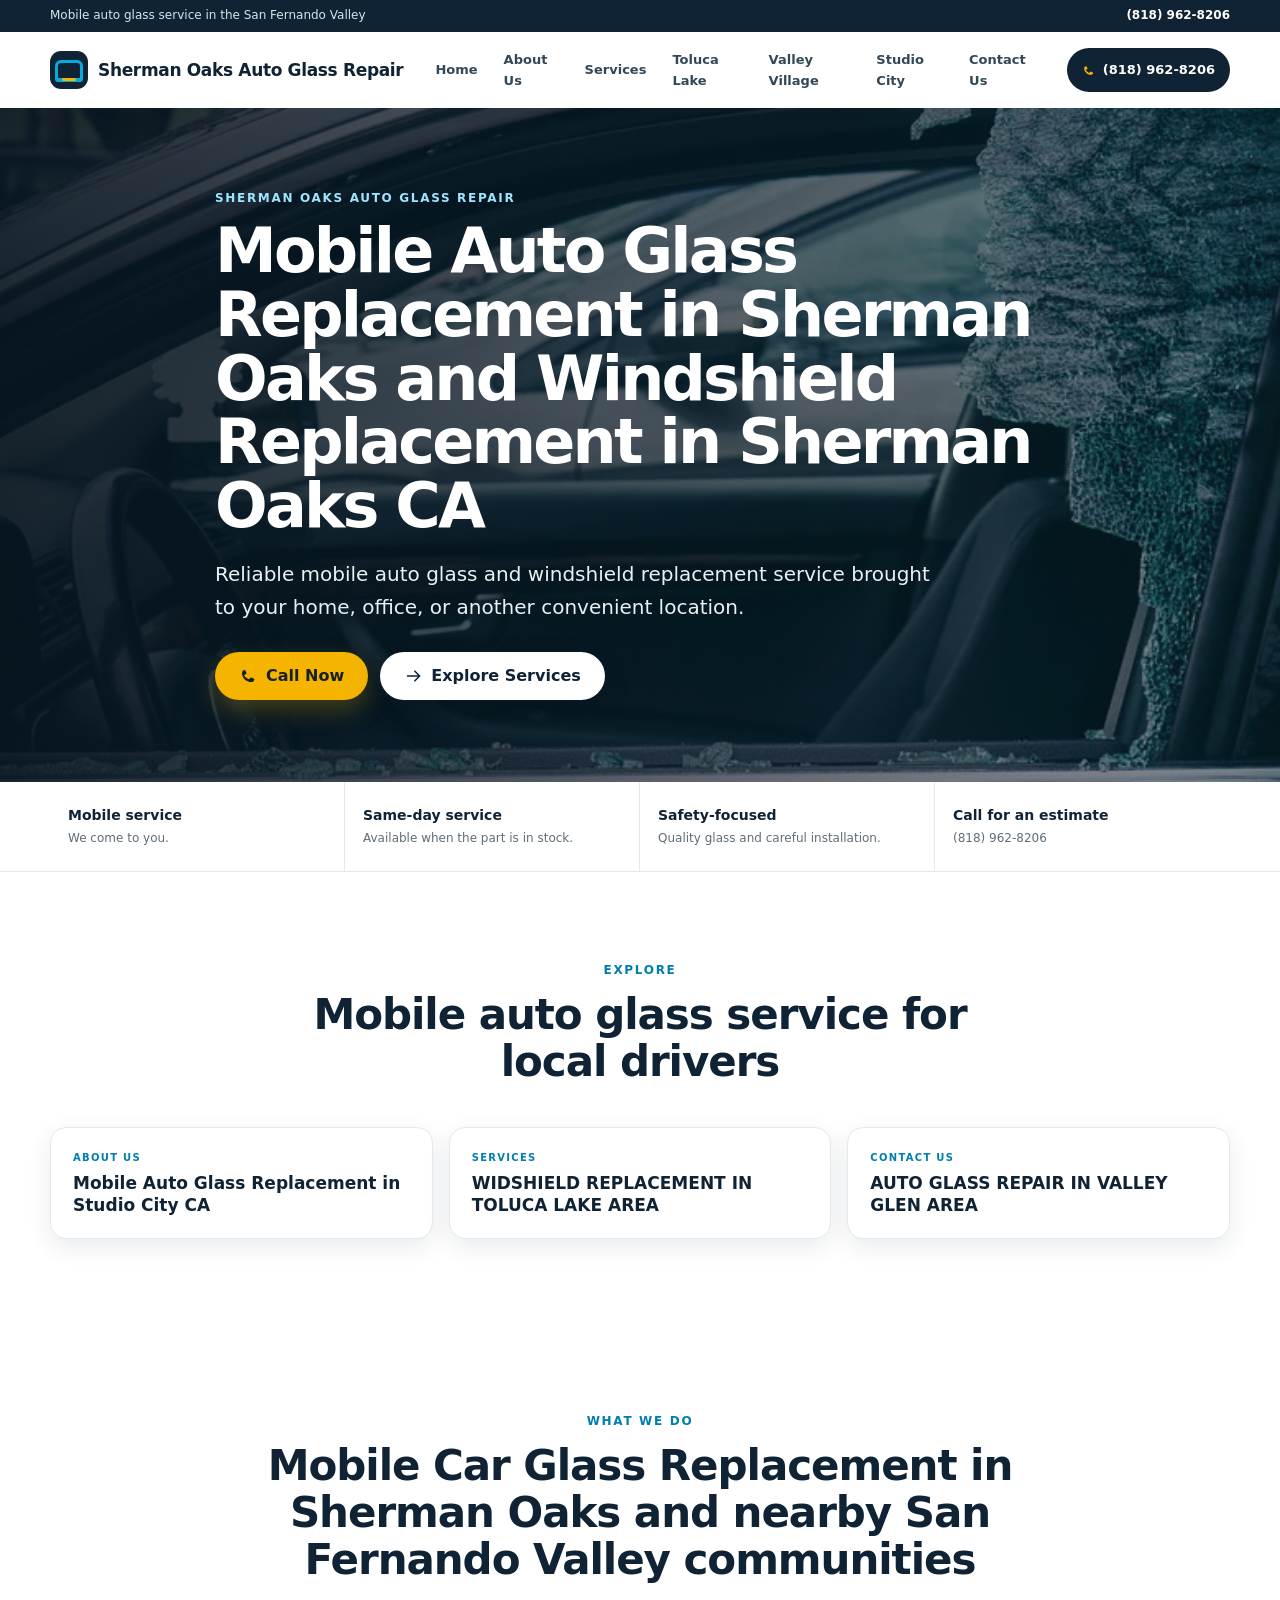
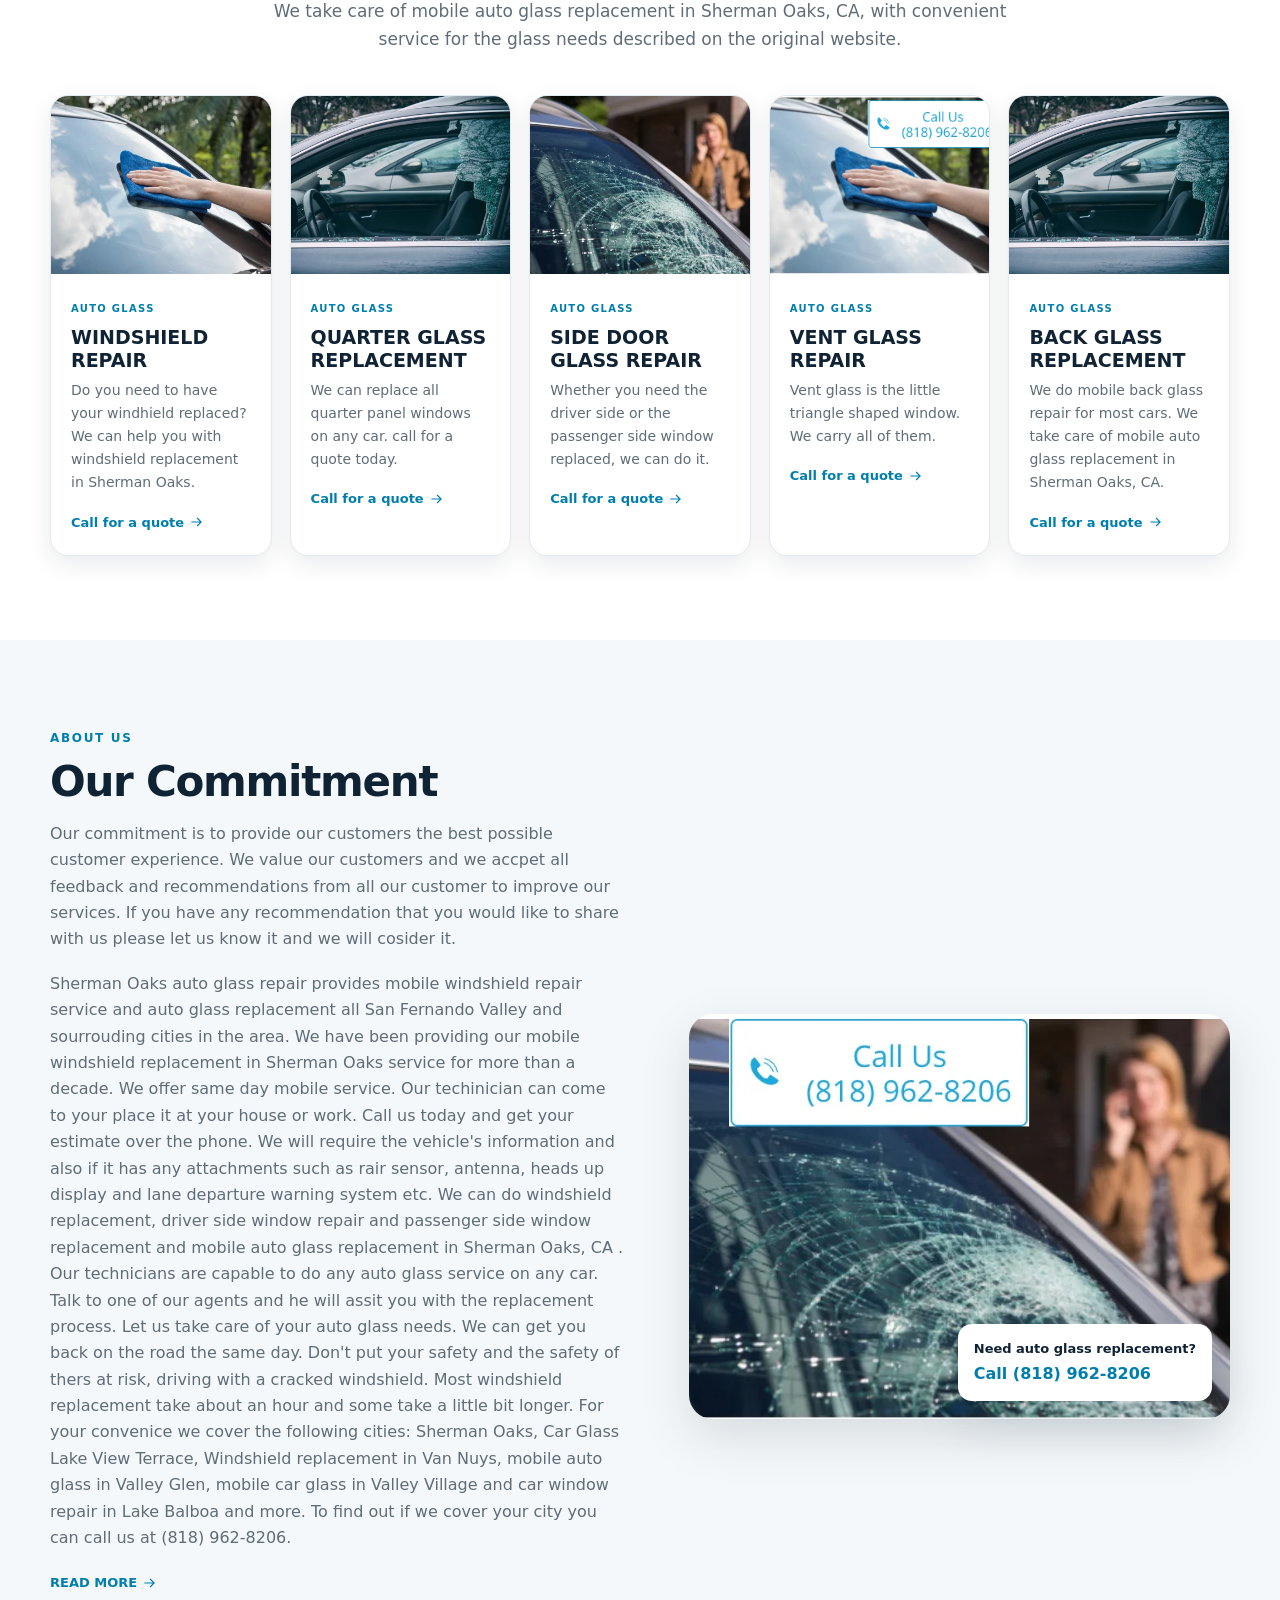
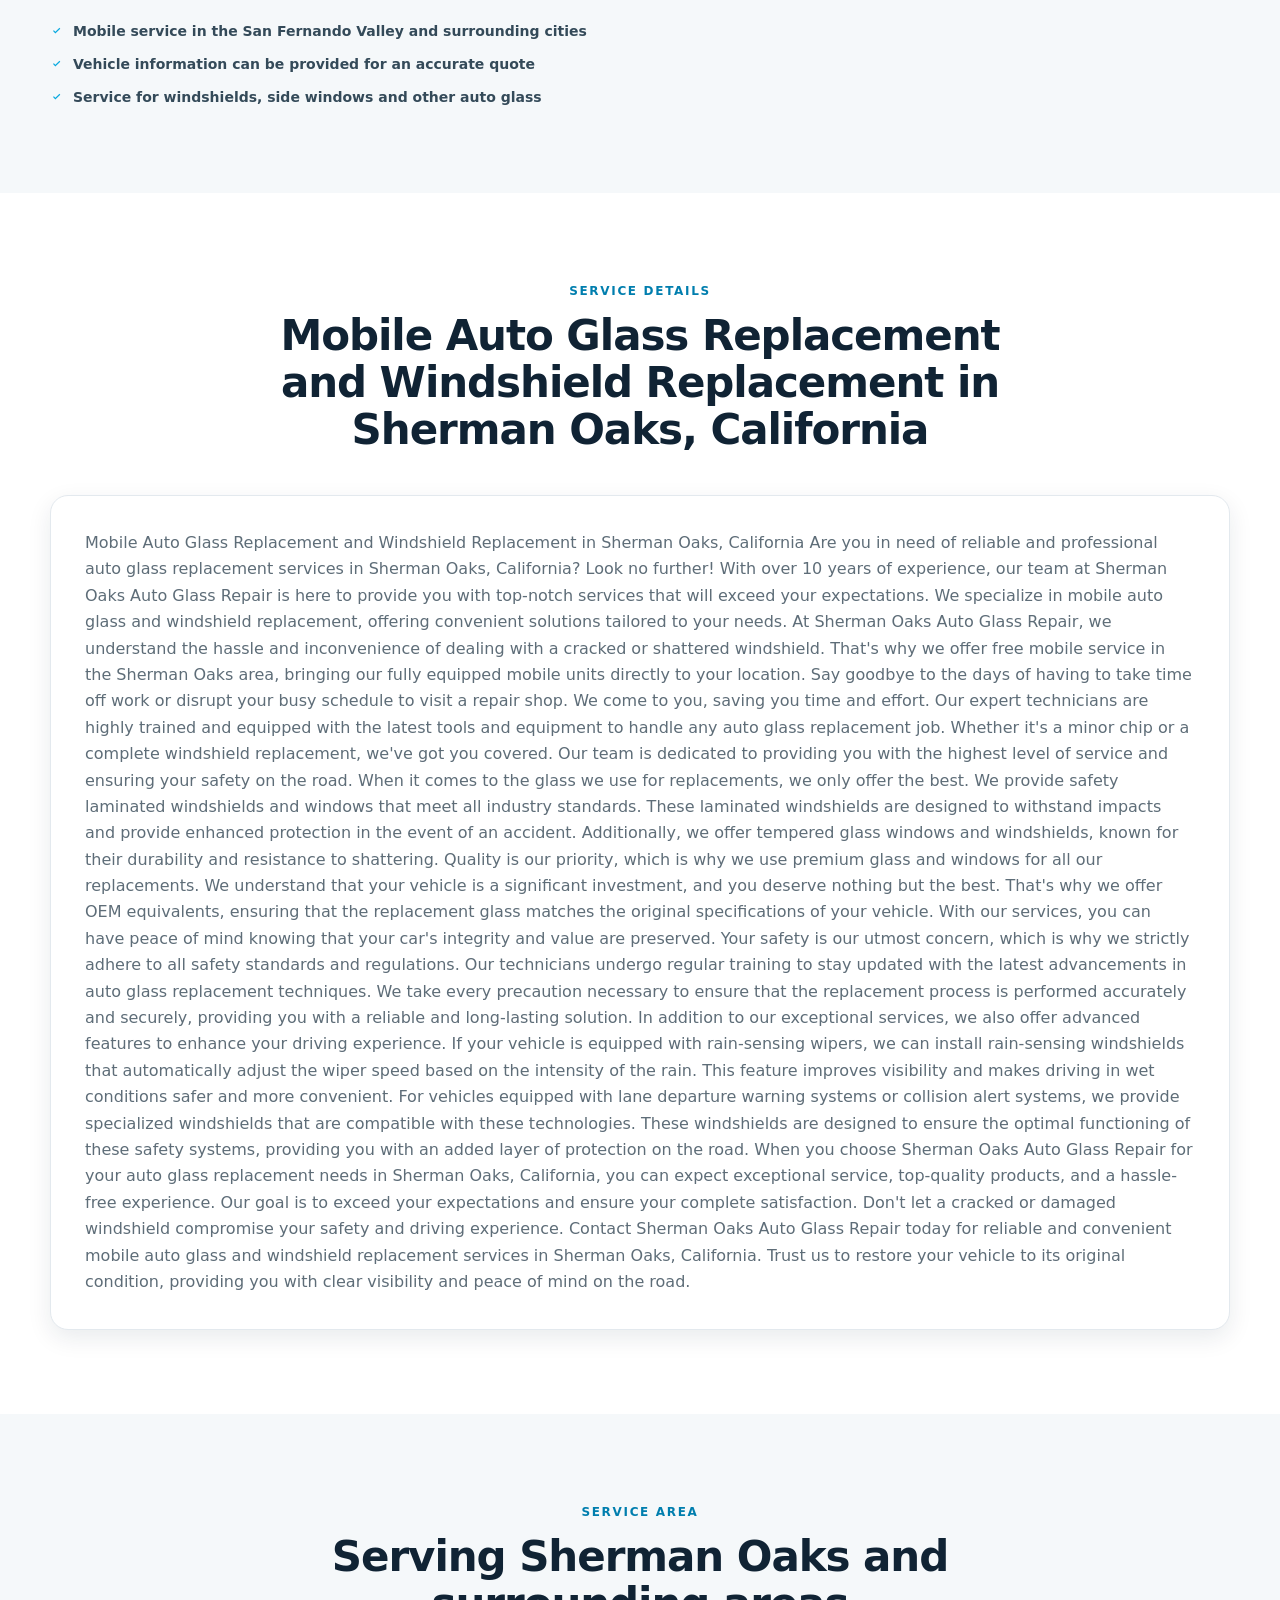
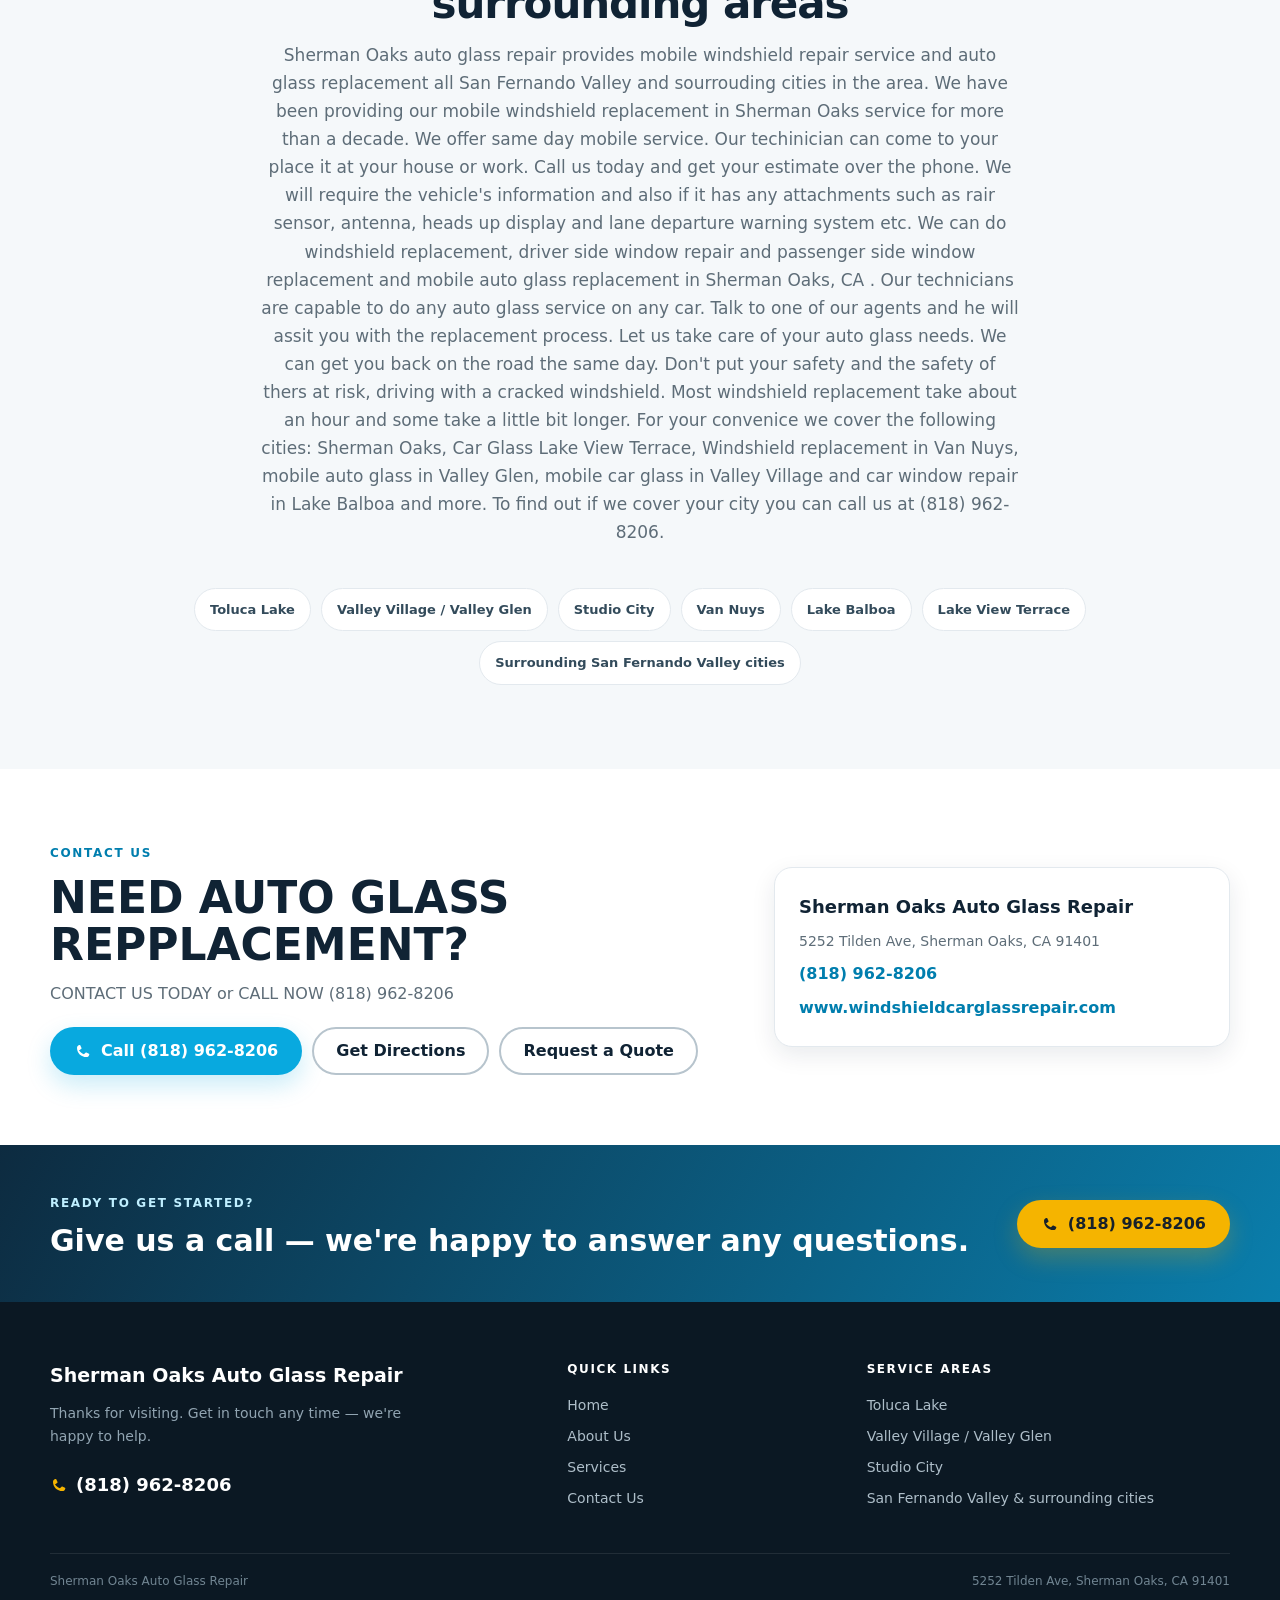
<file: index.html>
<!doctype html>
<html lang="en">
<head>
<meta charset="utf-8">
<meta name="viewport" content="width=device-width, initial-scale=1">
<title>Mobile Auto Glass Replacement in Sherman Oaks and Windshield Replacement in Sherman Oaks, CA.</title>
<meta name="description" content="Mobile auto glass and windshield replacement in Sherman Oaks, CA. Sherman Oaks Auto Glass Repair provides mobile service in the San Fernando Valley and surrounding cities.">
<link rel="canonical" href="https://www.windshieldcarglassrepair.com/">
<link rel="icon" href="images/favicon.ico" sizes="any">
<link rel="icon" type="image/png" sizes="16x16" href="images/favicon-16x16.png">
<link rel="icon" type="image/png" sizes="32x32" href="images/favicon-32x32.png">
<link rel="icon" type="image/png" sizes="48x48" href="images/favicon-48x48.png">
<link rel="icon" type="image/png" sizes="192x192" href="images/favicon-192x192.png">
<link rel="apple-touch-icon" sizes="180x180" href="images/apple-touch-icon.png">
<link rel="stylesheet" href="assets/redesign.css">
<script type="application/ld+json">
{
  "@context":"https://schema.org",
  "@type":"AutoRepair",
  "name":"Sherman Oaks Auto Glass Repair",
  "url":"https://www.windshieldcarglassrepair.com/",
  "telephone":"+1-818-962-8206",
  "address":{"@type":"PostalAddress","streetAddress":"5252 Tilden Ave","addressLocality":"Sherman Oaks","addressRegion":"CA","postalCode":"91401","addressCountry":"US"},
  "areaServed":["Sherman Oaks","Toluca Lake","Valley Village","Valley Glen","Studio City","San Fernando Valley"]
}
</script>
</head>

<header class="site-header">
  <div class="top-strip"><div class="container top-strip-inner"><span>Mobile auto glass service in the San Fernando Valley</span><a href="tel:8189628206">(818) 962-8206</a></div></div>
  <div class="header-bar">
    <a class="brand" href="index.html" aria-label="Sherman Oaks Auto Glass Repair home">
      <span class="brand-mark" aria-hidden="true"><span></span><i></i></span>
      <span>Sherman Oaks Auto Glass Repair</span>
    </a>
    <button class="nav-toggle" type="button" aria-controls="site-navigation" aria-expanded="false" aria-label="Open navigation"><span></span><span></span><span></span></button>
    <div class="nav-backdrop" aria-hidden="true"></div>
    <nav class="main-nav" id="site-navigation" aria-label="Primary navigation">
      <a href="index.html">Home</a>
      <a href="index.html#about">About Us</a>
      <a href="index.html#services">Services</a>
      <a href="windshield-repair-in-toluca-lake.html">Toluca Lake</a>
      <a href="windshield-repair-in-valley-village-glen.html">Valley Village</a>
      <a href="auto-glass-repair-in-studio-city.html">Studio City</a>
      <a href="contact.html">Contact Us</a>
    </nav>
    <a class="header-phone" href="tel:8189628206"><svg viewBox="0 0 24 24" aria-hidden="true"><path d="M6.6 10.8c1.5 3 3.6 4.1 6.6 5.6l2.2-2.2c.3-.3.7-.4 1.1-.2l3.4 1.5c.4.2.6.6.5 1-.2 2-1.9 3.5-3.9 3.5C9.5 20 4 14.5 4 7.9 4 5.9 5.5 4.2 7.5 4c.4 0 .8.2 1 .5L10 7.9c.2.4.1.8-.2 1.1l-2.2 1.8z"/></svg><span>(818) 962-8206</span></a>
  </div>
</header>

<section class="hero">
  <img class="hero-image" src="images/auto-glass-replacement-in-Sherman-Oaks.webp" alt="Professional auto glass service in the San Fernando Valley">
  <div class="hero-shade"></div>
  <div class="container hero-inner">
    <span class="eyebrow">SHERMAN OAKS AUTO GLASS REPAIR</span>
    <h1>Mobile Auto Glass Replacement in Sherman Oaks and Windshield Replacement in Sherman Oaks CA</h1>
    <p class="hero-lead">Reliable mobile auto glass and windshield replacement service brought to your home, office, or another convenient location.</p>
    <div class="hero-actions">
      <a class="btn btn-accent" href="tel:8189628206"><svg viewBox="0 0 24 24" aria-hidden="true"><path d="M6.6 10.8c1.5 3 3.6 4.1 6.6 5.6l2.2-2.2c.3-.3.7-.4 1.1-.2l3.4 1.5c.4.2.6.6.5 1-.2 2-1.9 3.5-3.9 3.5C9.5 20 4 14.5 4 7.9 4 5.9 5.5 4.2 7.5 4c.4 0 .8.2 1 .5L10 7.9c.2.4.1.8-.2 1.1l-2.2 1.8z"/></svg> Call Now</a>
      <a class="btn btn-light" href="#services"><svg viewBox="0 0 24 24" aria-hidden="true"><path d="M13.2 5.8 18.4 11H4v2h14.4l-5.2 5.2 1.4 1.4L22.2 12l-7.6-7.6z"/></svg> Explore Services</a>
    </div>
  </div>
</section>
<main>
<section class="trust-bar"><div class="container trust-grid">
  <div><strong>Mobile service</strong><span>We come to you.</span></div>
  <div><strong>Same-day service</strong><span>Available when the part is in stock.</span></div>
  <div><strong>Safety-focused</strong><span>Quality glass and careful installation.</span></div>
  <div><strong>Call for an estimate</strong><span>(818) 962-8206</span></div>
</div></section>

<section class="section explore-section">
<div class="container">
<div class="section-head"><span class="eyebrow">EXPLORE</span><h2>Mobile auto glass service for local drivers</h2></div>
<div class="explore-grid">
  <a class="explore-card" href="#about"><span>ABOUT US</span><strong>Mobile Auto Glass Replacement in Studio City CA</strong></a>
  <a class="explore-card" href="windshield-repair-in-toluca-lake.html"><span>SERVICES</span><strong>WIDSHIELD REPLACEMENT IN TOLUCA LAKE AREA</strong></a>
  <a class="explore-card" href="windshield-repair-in-valley-village-glen.html"><span>CONTACT US</span><strong>AUTO GLASS REPAIR IN VALLEY GLEN AREA</strong></a>
</div>
</div>
</section>

<section class="section" id="services">
<div class="container">
<div class="section-head"><span class="eyebrow">WHAT WE DO</span><h2>Mobile Car Glass Replacement in Sherman Oaks and nearby San Fernando Valley communities</h2><p>We take care of mobile auto glass replacement in Sherman Oaks, CA, with convenient service for the glass needs described on the original website.</p></div>
<div class="service-grid">
<article class="service-card">
      <img src="images/windshield-repair-in-Sherman-Oaks-CA_d400.webp" alt="Windshield Repair &amp; Replacement">
      <div class="service-body"><span class="card-kicker">AUTO GLASS</span><h3>WINDSHIELD REPAIR</h3><p>Do you need to have your windhield replaced? We can help you with windshield replacement in Sherman Oaks.</p><a href="tel:8189628206" class="text-link">Call for a quote <svg viewBox="0 0 24 24" aria-hidden="true"><path d="M13.2 5.8 18.4 11H4v2h14.4l-5.2 5.2 1.4 1.4L22.2 12l-7.6-7.6z"/></svg></a></div>
    </article>
<article class="service-card">
      <img src="images/auto-glass-replacement-in-Sherman-Oaks_d400.webp" alt="QUARTER GLASS REPLACEMENT">
      <div class="service-body"><span class="card-kicker">AUTO GLASS</span><h3>QUARTER GLASS REPLACEMENT</h3><p>We can replace all quarter panel windows on any car. call for a quote today.</p><a href="tel:8189628206" class="text-link">Call for a quote <svg viewBox="0 0 24 24" aria-hidden="true"><path d="M13.2 5.8 18.4 11H4v2h14.4l-5.2 5.2 1.4 1.4L22.2 12l-7.6-7.6z"/></svg></a></div>
    </article>
<article class="service-card">
      <img src="images/auto-glass-repai-in-Sherman-Oaks-CA_d400.webp" alt="SIDE DOOR GLASS REPAIR">
      <div class="service-body"><span class="card-kicker">AUTO GLASS</span><h3>SIDE DOOR GLASS REPAIR</h3><p>Whether you need the driver side or the passenger side window replaced, we can do it.</p><a href="tel:8189628206" class="text-link">Call for a quote <svg viewBox="0 0 24 24" aria-hidden="true"><path d="M13.2 5.8 18.4 11H4v2h14.4l-5.2 5.2 1.4 1.4L22.2 12l-7.6-7.6z"/></svg></a></div>
    </article>
<article class="service-card">
      <img src="images/img_6b17f75a9d.webp" alt="VENT GLASS REPAIR">
      <div class="service-body"><span class="card-kicker">AUTO GLASS</span><h3>VENT GLASS REPAIR</h3><p>Vent glass is the little triangle shaped window. We carry all of them.</p><a href="tel:8189628206" class="text-link">Call for a quote <svg viewBox="0 0 24 24" aria-hidden="true"><path d="M13.2 5.8 18.4 11H4v2h14.4l-5.2 5.2 1.4 1.4L22.2 12l-7.6-7.6z"/></svg></a></div>
    </article>
<article class="service-card">
      <img src="images/auto-glass-replacement-in-Sherman-Oaks.webp" alt="BACK GLASS REPLACEMENT">
      <div class="service-body"><span class="card-kicker">AUTO GLASS</span><h3>BACK GLASS REPLACEMENT</h3><p>We do mobile back glass repair for most cars. We take care of mobile auto glass replacement in Sherman Oaks, CA.</p><a href="tel:8189628206" class="text-link">Call for a quote <svg viewBox="0 0 24 24" aria-hidden="true"><path d="M13.2 5.8 18.4 11H4v2h14.4l-5.2 5.2 1.4 1.4L22.2 12l-7.6-7.6z"/></svg></a></div>
    </article>
</div>
</div>
</section>

<section class="section section-soft" id="about">
<div class="container split">
<div class="split-copy">
<span class="eyebrow">ABOUT US</span>
<h2>Our Commitment</h2>
<p>Our commitment is to provide our customers the best possible customer experience. We value our customers and we accpet all feedback and recommendations from all our customer to improve our services. If you have any recommendation that you would like to share with us please let us know it and we will cosider it.</p>
<p>Sherman Oaks auto glass repair provides mobile windshield repair service and auto glass replacement all San Fernando Valley and sourrouding cities in the area. We have been providing our mobile windshield replacement in Sherman Oaks service for more than a decade. We offer same day mobile service. Our techinician can come to your place it at your house or work. Call us today and get your estimate over the phone. We will require the vehicle's information and also if it has any attachments such as rair sensor, antenna, heads up display and lane departure warning system etc. We can do windshield replacement, driver side window repair and passenger side window replacement and mobile auto glass replacement in Sherman Oaks, CA . Our technicians are capable to do any auto glass service on any car. Talk to one of our agents and he will assit you with the replacement process. Let us take care of your auto glass needs. We can get you back on the road the same day. Don't put your safety and the safety of thers at risk, driving with a cracked windshield. Most windshield replacement take about an hour and some take a little bit longer. For your convenice we cover the following cities: Sherman Oaks, Car Glass Lake View Terrace, Windshield replacement in Van Nuys, mobile auto glass in Valley Glen, mobile car glass in Valley Village and car window repair in Lake Balboa and more. To find out if we cover your city you can call us at (818) 962-8206.</p>
<a class="text-link" href="#services">READ MORE <svg viewBox="0 0 24 24" aria-hidden="true"><path d="M13.2 5.8 18.4 11H4v2h14.4l-5.2 5.2 1.4 1.4L22.2 12l-7.6-7.6z"/></svg></a><div class="check-list">
<div><svg viewBox="0 0 24 24" aria-hidden="true"><path d="m9.2 16.2-4-4 1.4-1.4 2.6 2.6 7-7L17.6 8z"/></svg> Mobile service in the San Fernando Valley and surrounding cities</div>
<div><svg viewBox="0 0 24 24" aria-hidden="true"><path d="m9.2 16.2-4-4 1.4-1.4 2.6 2.6 7-7L17.6 8z"/></svg> Vehicle information can be provided for an accurate quote</div>
<div><svg viewBox="0 0 24 24" aria-hidden="true"><path d="m9.2 16.2-4-4 1.4-1.4 2.6 2.6 7-7L17.6 8z"/></svg> Service for windshields, side windows and other auto glass</div>
</div>
</div>
<div class="image-stack">
<img src="images/img_cae1d0935f.webp" alt="Auto glass repair service vehicle and windshield">
<div class="image-note"><strong>Need auto glass replacement?</strong><a href="tel:8189628206">Call (818) 962-8206</a></div>
</div>
</div>
</section>

<section class="section">
<div class="container">
<div class="section-head"><span class="eyebrow">SERVICE DETAILS</span><h2>Mobile Auto Glass Replacement and Windshield Replacement in Sherman Oaks, California</h2></div>
<div class="prose-card">
<p>Mobile Auto Glass Replacement and Windshield Replacement in Sherman Oaks, California Are you in need of reliable and professional auto glass replacement services in Sherman Oaks, California? Look no further! With over 10 years of experience, our team at Sherman Oaks Auto Glass Repair is here to provide you with top-notch services that will exceed your expectations. We specialize in mobile auto glass and windshield replacement, offering convenient solutions tailored to your needs. At Sherman Oaks Auto Glass Repair, we understand the hassle and inconvenience of dealing with a cracked or shattered windshield. That's why we offer free mobile service in the Sherman Oaks area, bringing our fully equipped mobile units directly to your location. Say goodbye to the days of having to take time off work or disrupt your busy schedule to visit a repair shop. We come to you, saving you time and effort. Our expert technicians are highly trained and equipped with the latest tools and equipment to handle any auto glass replacement job. Whether it's a minor chip or a complete windshield replacement, we've got you covered. Our team is dedicated to providing you with the highest level of service and ensuring your safety on the road. When it comes to the glass we use for replacements, we only offer the best. We provide safety laminated windshields and windows that meet all industry standards. These laminated windshields are designed to withstand impacts and provide enhanced protection in the event of an accident. Additionally, we offer tempered glass windows and windshields, known for their durability and resistance to shattering. Quality is our priority, which is why we use premium glass and windows for all our replacements. We understand that your vehicle is a significant investment, and you deserve nothing but the best. That's why we offer OEM equivalents, ensuring that the replacement glass matches the original specifications of your vehicle. With our services, you can have peace of mind knowing that your car's integrity and value are preserved. Your safety is our utmost concern, which is why we strictly adhere to all safety standards and regulations. Our technicians undergo regular training to stay updated with the latest advancements in auto glass replacement techniques. We take every precaution necessary to ensure that the replacement process is performed accurately and securely, providing you with a reliable and long-lasting solution. In addition to our exceptional services, we also offer advanced features to enhance your driving experience. If your vehicle is equipped with rain-sensing wipers, we can install rain-sensing windshields that automatically adjust the wiper speed based on the intensity of the rain. This feature improves visibility and makes driving in wet conditions safer and more convenient. For vehicles equipped with lane departure warning systems or collision alert systems, we provide specialized windshields that are compatible with these technologies. These windshields are designed to ensure the optimal functioning of these safety systems, providing you with an added layer of protection on the road. When you choose Sherman Oaks Auto Glass Repair for your auto glass replacement needs in Sherman Oaks, California, you can expect exceptional service, top-quality products, and a hassle-free experience. Our goal is to exceed your expectations and ensure your complete satisfaction. Don't let a cracked or damaged windshield compromise your safety and driving experience. Contact Sherman Oaks Auto Glass Repair today for reliable and convenient mobile auto glass and windshield replacement services in Sherman Oaks, California. Trust us to restore your vehicle to its original condition, providing you with clear visibility and peace of mind on the road.</p>
</div>
</div>
</section>

<section class="section section-soft">
<div class="container">
<div class="section-head"><span class="eyebrow">SERVICE AREA</span><h2>Serving Sherman Oaks and surrounding areas</h2><p>Sherman Oaks auto glass repair provides mobile windshield repair service and auto glass replacement all San Fernando Valley and sourrouding cities in the area. We have been providing our mobile windshield replacement in Sherman Oaks service for more than a decade. We offer same day mobile service. Our techinician can come to your place it at your house or work. Call us today and get your estimate over the phone. We will require the vehicle's information and also if it has any attachments such as rair sensor, antenna, heads up display and lane departure warning system etc. We can do windshield replacement, driver side window repair and passenger side window replacement and mobile auto glass replacement in Sherman Oaks, CA . Our technicians are capable to do any auto glass service on any car. Talk to one of our agents and he will assit you with the replacement process. Let us take care of your auto glass needs. We can get you back on the road the same day. Don't put your safety and the safety of thers at risk, driving with a cracked windshield. Most windshield replacement take about an hour and some take a little bit longer. For your convenice we cover the following cities: Sherman Oaks, Car Glass Lake View Terrace, Windshield replacement in Van Nuys, mobile auto glass in Valley Glen, mobile car glass in Valley Village and car window repair in Lake Balboa and more. To find out if we cover your city you can call us at (818) 962-8206.</p></div>
<div class="chips">
<a href="windshield-repair-in-toluca-lake.html">Toluca Lake</a>
<a href="windshield-repair-in-valley-village-glen.html">Valley Village / Valley Glen</a>
<a href="auto-glass-repair-in-studio-city.html">Studio City</a>
<span>Van Nuys</span><span>Lake Balboa</span><span>Lake View Terrace</span><span>Surrounding San Fernando Valley cities</span>
</div>
</div>
</section>

<section class="section contact-panel">
<div class="container contact-grid">
<div><span class="eyebrow">CONTACT US</span><h2>NEED AUTO GLASS REPPLACEMENT?</h2><p>CONTACT US TODAY or CALL NOW (818) 962-8206</p><div class="contact-actions"><a class="btn btn-primary" href="tel:8189628206"><svg viewBox="0 0 24 24" aria-hidden="true"><path d="M6.6 10.8c1.5 3 3.6 4.1 6.6 5.6l2.2-2.2c.3-.3.7-.4 1.1-.2l3.4 1.5c.4.2.6.6.5 1-.2 2-1.9 3.5-3.9 3.5C9.5 20 4 14.5 4 7.9 4 5.9 5.5 4.2 7.5 4c.4 0 .8.2 1 .5L10 7.9c.2.4.1.8-.2 1.1l-2.2 1.8z"/></svg> Call (818) 962-8206</a><a class="btn btn-outline-dark" href="https://www.google.com/maps/search/?api=1&query=5252+Tilden+Ave+Sherman+Oaks+CA+91401">Get Directions</a><a class="btn btn-outline-dark" href="contact.html">Request a Quote</a></div></div>
<div class="address-card"><strong>Sherman Oaks Auto Glass Repair</strong><span>5252 Tilden Ave, Sherman Oaks, CA 91401</span><a href="tel:8189628206">(818) 962-8206</a><a href="https://www.windshieldcarglassrepair.com">www.windshieldcarglassrepair.com</a></div>
</div>
</section>
</main>
<section class="cta-band"><div class="container"><div><span class="eyebrow light">READY TO GET STARTED?</span><h2>Give us a call — we're happy to answer any questions.</h2></div><a class="btn btn-accent" href="tel:8189628206"><svg viewBox="0 0 24 24" aria-hidden="true"><path d="M6.6 10.8c1.5 3 3.6 4.1 6.6 5.6l2.2-2.2c.3-.3.7-.4 1.1-.2l3.4 1.5c.4.2.6.6.5 1-.2 2-1.9 3.5-3.9 3.5C9.5 20 4 14.5 4 7.9 4 5.9 5.5 4.2 7.5 4c.4 0 .8.2 1 .5L10 7.9c.2.4.1.8-.2 1.1l-2.2 1.8z"/></svg> (818) 962-8206</a></div></section>

<footer class="site-footer" id="contact">
  <div class="container footer-grid">
    <div>
      <a class="footer-brand" href="index.html">Sherman Oaks Auto Glass Repair</a>
      <p>Thanks for visiting. Get in touch any time — we're happy to help.</p>
      <a class="footer-phone" href="tel:8189628206"><svg viewBox="0 0 24 24" aria-hidden="true"><path d="M6.6 10.8c1.5 3 3.6 4.1 6.6 5.6l2.2-2.2c.3-.3.7-.4 1.1-.2l3.4 1.5c.4.2.6.6.5 1-.2 2-1.9 3.5-3.9 3.5C9.5 20 4 14.5 4 7.9 4 5.9 5.5 4.2 7.5 4c.4 0 .8.2 1 .5L10 7.9c.2.4.1.8-.2 1.1l-2.2 1.8z"/></svg> (818) 962-8206</a>
    </div>
    <div>
      <h3>Quick Links</h3>
      <div class="footer-links">
        <a href="index.html">Home</a>
        <a href="index.html#about">About Us</a>
        <a href="index.html#services">Services</a>
        <a href="contact.html">Contact Us</a>
      </div>
    </div>
    <div>
      <h3>Service Areas</h3>
      <div class="footer-links">
        <a href="windshield-repair-in-toluca-lake.html">Toluca Lake</a>
        <a href="windshield-repair-in-valley-village-glen.html">Valley Village / Valley Glen</a>
        <a href="auto-glass-repair-in-studio-city.html">Studio City</a>
        <span>San Fernando Valley &amp; surrounding cities</span>
      </div>
    </div>
  </div>
  <div class="container footer-bottom">
    <span>Sherman Oaks Auto Glass Repair</span><span>5252 Tilden Ave, Sherman Oaks, CA 91401</span>
  </div>
</footer>
<div class="mobile-call"><a href="tel:8189628206"><svg viewBox="0 0 24 24" aria-hidden="true"><path d="M6.6 10.8c1.5 3 3.6 4.1 6.6 5.6l2.2-2.2c.3-.3.7-.4 1.1-.2l3.4 1.5c.4.2.6.6.5 1-.2 2-1.9 3.5-3.9 3.5C9.5 20 4 14.5 4 7.9 4 5.9 5.5 4.2 7.5 4c.4 0 .8.2 1 .5L10 7.9c.2.4.1.8-.2 1.1l-2.2 1.8z"/></svg> Call Now <strong>(818) 962-8206</strong></a></div>
<script src="assets/redesign.js" defer></script>

</html>
</file>
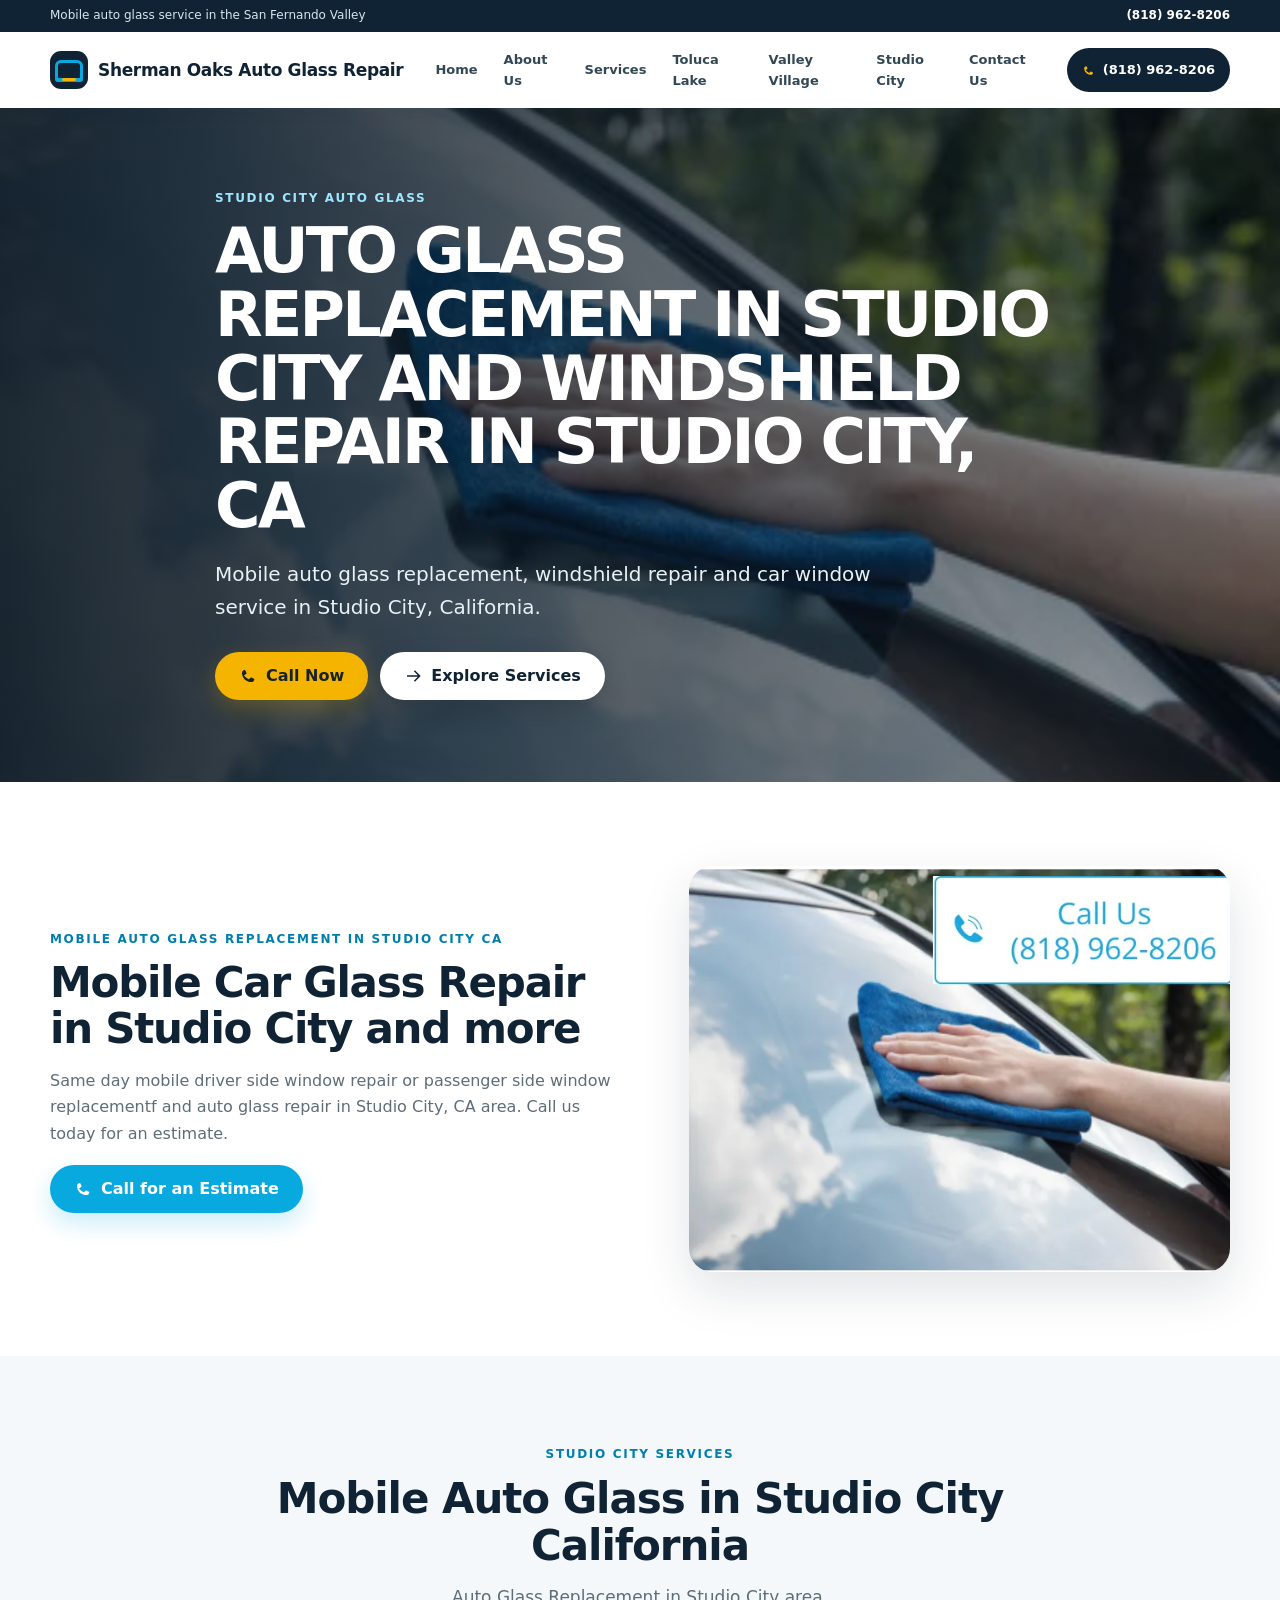
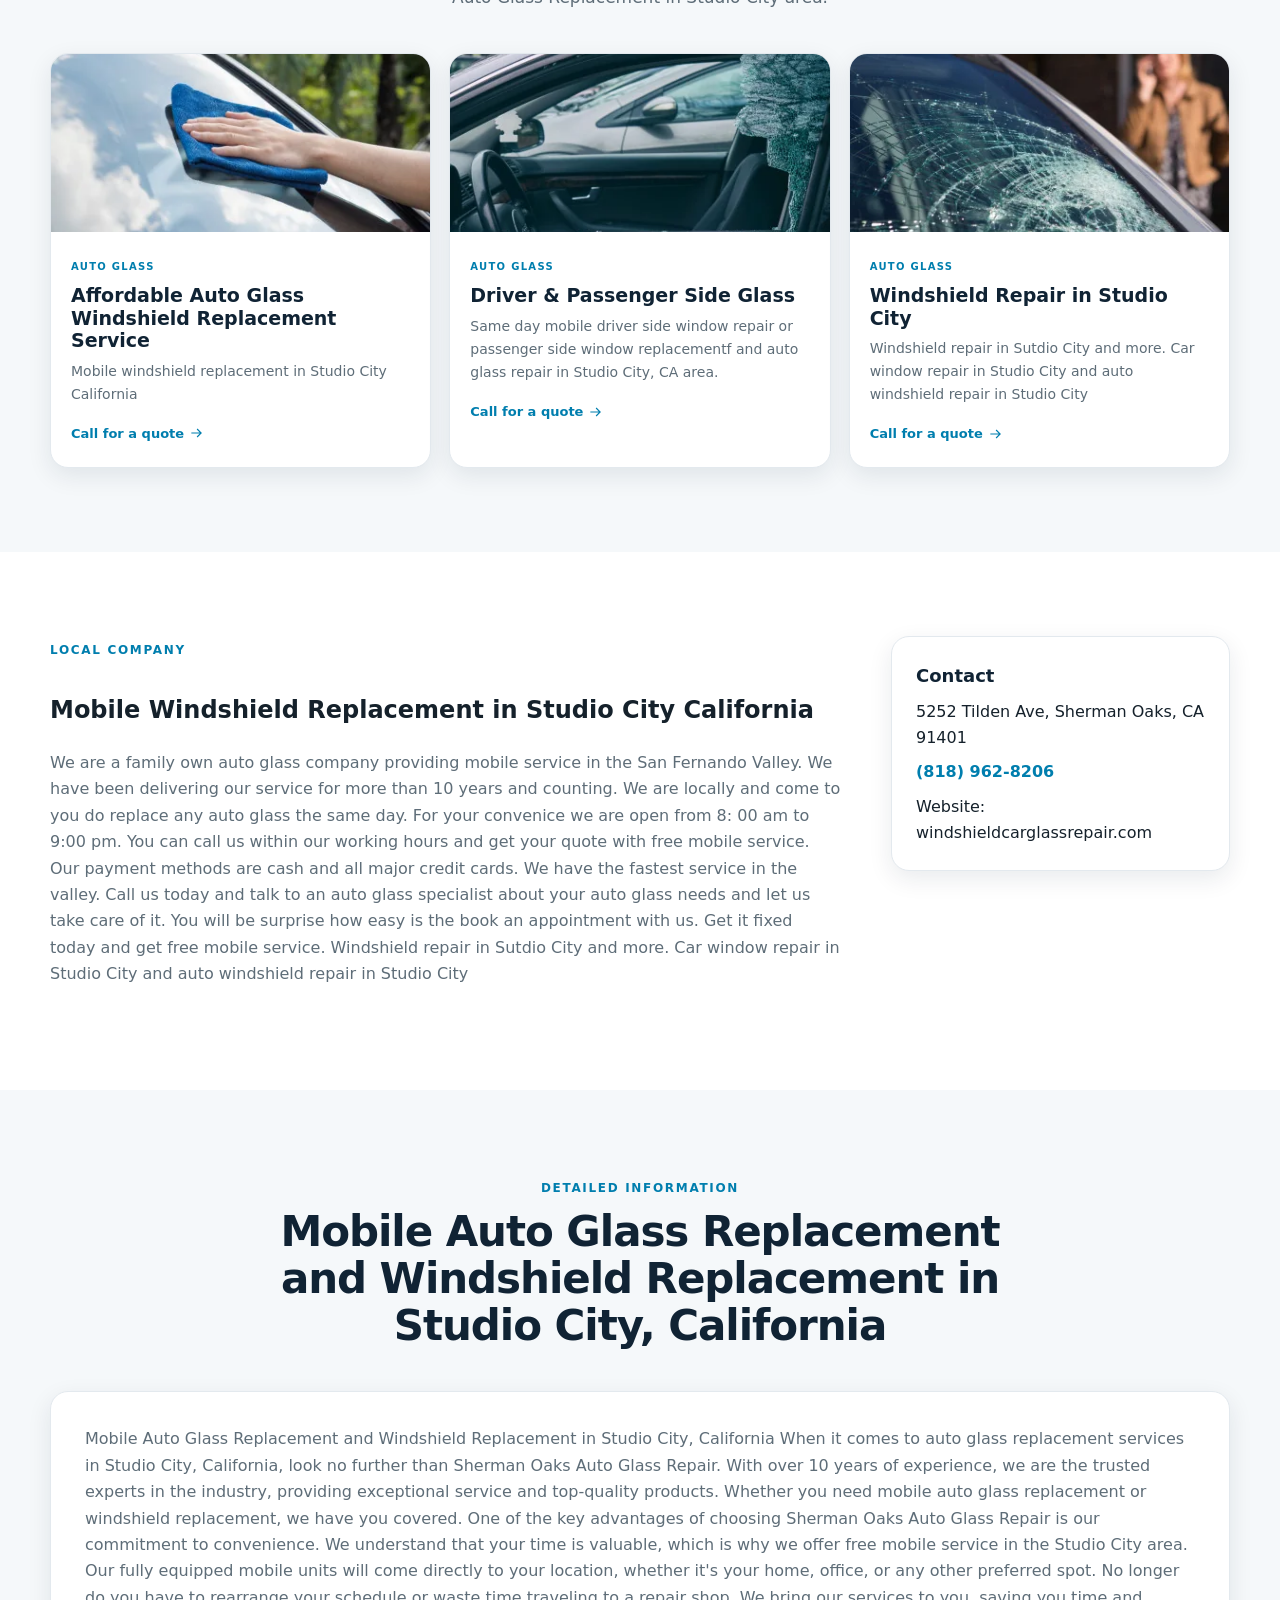
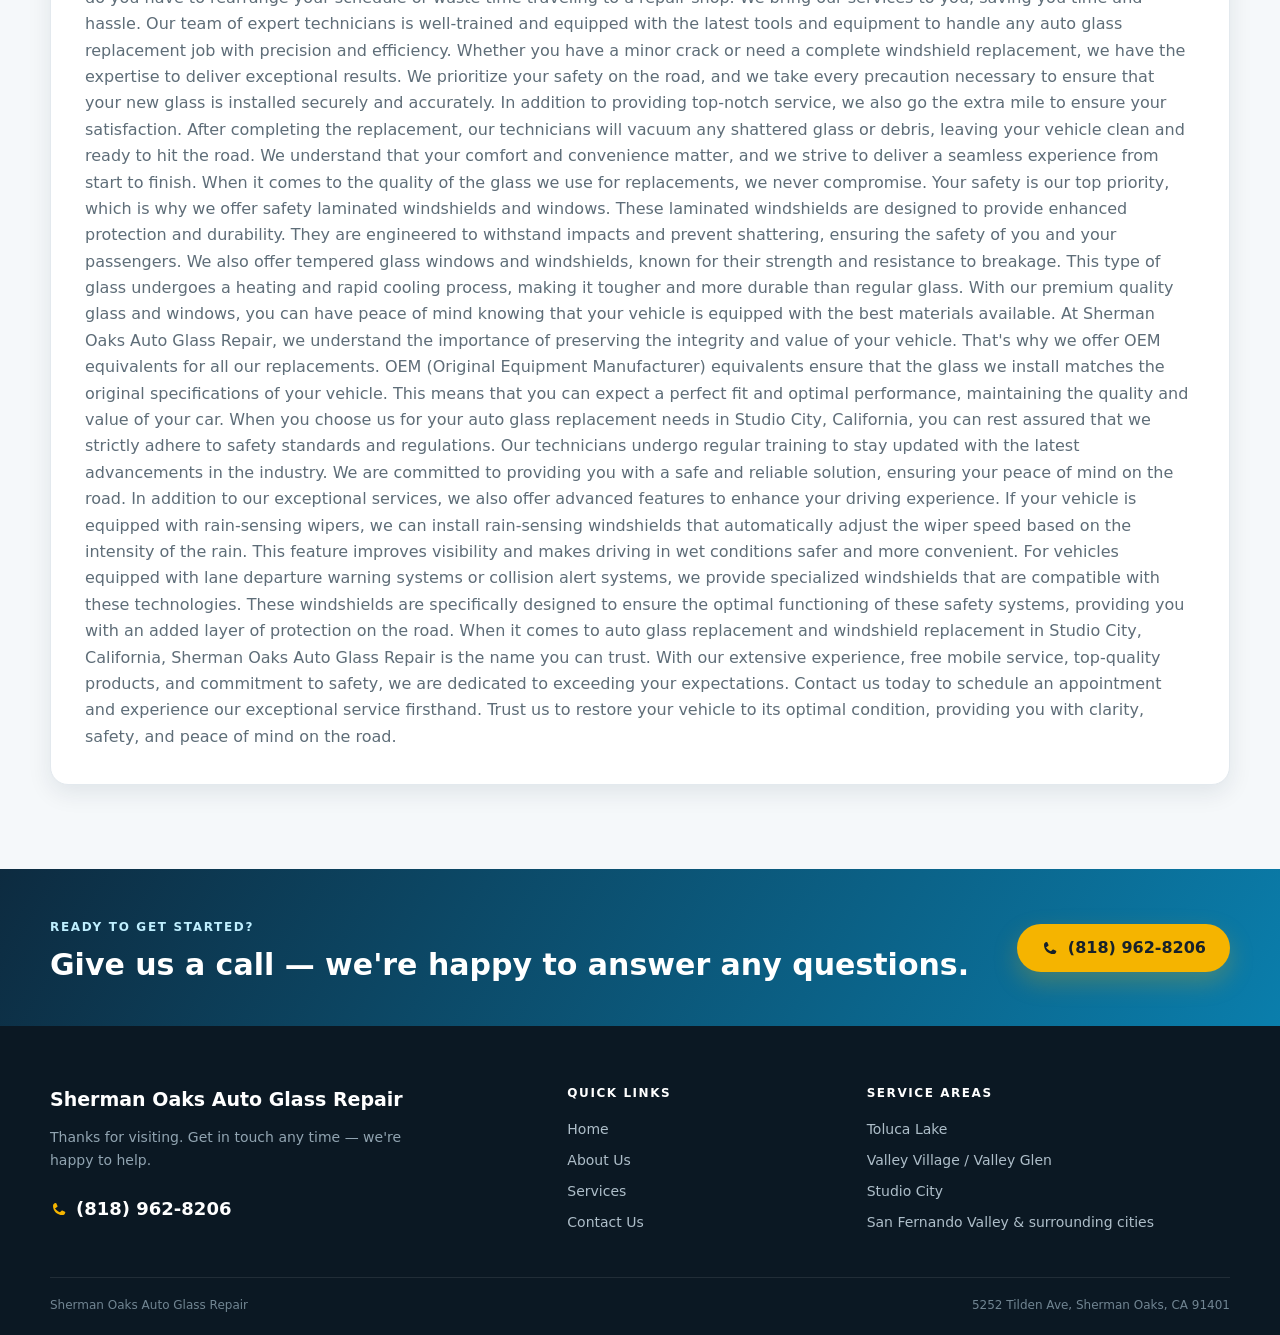
<file: auto-glass-repair-in-studio-city.html>
<!doctype html>
<html lang="en">
<head>
<meta charset="utf-8">
<meta name="viewport" content="width=device-width, initial-scale=1">
<title>Mobile Windshield Replacement in Studio City - Auto Glass Replacement in Studio City CA</title>
<meta name="description" content="Mobile auto glass replacement and windshield repair in Studio City, California from Sherman Oaks Auto Glass Repair.">
<link rel="canonical" href="https://www.windshieldcarglassrepair.com/auto-glass-repair-in-studio-city.html">
<link rel="icon" href="images/favicon.ico" sizes="any">
<link rel="icon" type="image/png" sizes="16x16" href="images/favicon-16x16.png">
<link rel="icon" type="image/png" sizes="32x32" href="images/favicon-32x32.png">
<link rel="icon" type="image/png" sizes="48x48" href="images/favicon-48x48.png">
<link rel="icon" type="image/png" sizes="192x192" href="images/favicon-192x192.png">
<link rel="apple-touch-icon" sizes="180x180" href="images/apple-touch-icon.png">
<link rel="stylesheet" href="assets/redesign.css">
<script type="application/ld+json">
{
  "@context":"https://schema.org",
  "@type":"AutoRepair",
  "name":"Sherman Oaks Auto Glass Repair",
  "url":"https://www.windshieldcarglassrepair.com/",
  "telephone":"+1-818-962-8206",
  "address":{"@type":"PostalAddress","streetAddress":"5252 Tilden Ave","addressLocality":"Sherman Oaks","addressRegion":"CA","postalCode":"91401","addressCountry":"US"},
  "areaServed":["Sherman Oaks","Toluca Lake","Valley Village","Valley Glen","Studio City","San Fernando Valley"]
}
</script>
</head>

<header class="site-header">
  <div class="top-strip"><div class="container top-strip-inner"><span>Mobile auto glass service in the San Fernando Valley</span><a href="tel:8189628206">(818) 962-8206</a></div></div>
  <div class="header-bar">
    <a class="brand" href="index.html" aria-label="Sherman Oaks Auto Glass Repair home">
      <span class="brand-mark" aria-hidden="true"><span></span><i></i></span>
      <span>Sherman Oaks Auto Glass Repair</span>
    </a>
    <button class="nav-toggle" type="button" aria-controls="site-navigation" aria-expanded="false" aria-label="Open navigation"><span></span><span></span><span></span></button>
    <div class="nav-backdrop" aria-hidden="true"></div>
    <nav class="main-nav" id="site-navigation" aria-label="Primary navigation">
      <a href="index.html">Home</a>
      <a href="index.html#about">About Us</a>
      <a href="index.html#services">Services</a>
      <a href="windshield-repair-in-toluca-lake.html">Toluca Lake</a>
      <a href="windshield-repair-in-valley-village-glen.html">Valley Village</a>
      <a href="auto-glass-repair-in-studio-city.html">Studio City</a>
      <a href="contact.html">Contact Us</a>
    </nav>
    <a class="header-phone" href="tel:8189628206"><svg viewBox="0 0 24 24" aria-hidden="true"><path d="M6.6 10.8c1.5 3 3.6 4.1 6.6 5.6l2.2-2.2c.3-.3.7-.4 1.1-.2l3.4 1.5c.4.2.6.6.5 1-.2 2-1.9 3.5-3.9 3.5C9.5 20 4 14.5 4 7.9 4 5.9 5.5 4.2 7.5 4c.4 0 .8.2 1 .5L10 7.9c.2.4.1.8-.2 1.1l-2.2 1.8z"/></svg><span>(818) 962-8206</span></a>
  </div>
</header>

<section class="hero">
  <img class="hero-image" src="images/windshield-repair-in-Sherman-Oaks-CA_d400.webp" alt="Professional auto glass service in the San Fernando Valley">
  <div class="hero-shade"></div>
  <div class="container hero-inner">
    <span class="eyebrow">STUDIO CITY AUTO GLASS</span>
    <h1>AUTO GLASS REPLACEMENT IN STUDIO CITY AND WINDSHIELD REPAIR IN STUDIO CITY, CA</h1>
    <p class="hero-lead">Mobile auto glass replacement, windshield repair and car window service in Studio City, California.</p>
    <div class="hero-actions">
      <a class="btn btn-accent" href="tel:8189628206"><svg viewBox="0 0 24 24" aria-hidden="true"><path d="M6.6 10.8c1.5 3 3.6 4.1 6.6 5.6l2.2-2.2c.3-.3.7-.4 1.1-.2l3.4 1.5c.4.2.6.6.5 1-.2 2-1.9 3.5-3.9 3.5C9.5 20 4 14.5 4 7.9 4 5.9 5.5 4.2 7.5 4c.4 0 .8.2 1 .5L10 7.9c.2.4.1.8-.2 1.1l-2.2 1.8z"/></svg> Call Now</a>
      <a class="btn btn-light" href="#services"><svg viewBox="0 0 24 24" aria-hidden="true"><path d="M13.2 5.8 18.4 11H4v2h14.4l-5.2 5.2 1.4 1.4L22.2 12l-7.6-7.6z"/></svg> Explore Services</a>
    </div>
  </div>
</section>
<main>
<section class="section">
<div class="container split">
<div class="split-copy"><span class="eyebrow">MOBILE AUTO GLASS REPLACEMENT IN STUDIO CITY CA</span><h2>Mobile Car Glass Repair in Studio City and more</h2><p>Same day mobile driver side window repair or passenger side window replacementf and auto glass repair in Studio City, CA area. Call us today for an estimate.</p><a class="btn btn-primary" href="tel:8189628206"><svg viewBox="0 0 24 24" aria-hidden="true"><path d="M6.6 10.8c1.5 3 3.6 4.1 6.6 5.6l2.2-2.2c.3-.3.7-.4 1.1-.2l3.4 1.5c.4.2.6.6.5 1-.2 2-1.9 3.5-3.9 3.5C9.5 20 4 14.5 4 7.9 4 5.9 5.5 4.2 7.5 4c.4 0 .8.2 1 .5L10 7.9c.2.4.1.8-.2 1.1l-2.2 1.8z"/></svg> Call for an Estimate</a></div>
<div class="feature-photo"><img src="images/img_6b17f75a9d.webp" alt="Windshield cleaning and auto glass service"></div>
</div></section>
<section class="section section-soft">
<div class="container"><div class="section-head"><span class="eyebrow">STUDIO CITY SERVICES</span><h2>Mobile Auto Glass in Studio City California</h2><p>Auto Glass Replacement in Studio City area.</p></div>
<div class="service-grid three">
<article class="service-card">
      <img src="images/windshield-repair-in-Sherman-Oaks-CA_d400.webp" alt="Affordable Auto Glass Windshield Replacement Service">
      <div class="service-body"><span class="card-kicker">AUTO GLASS</span><h3>Affordable Auto Glass Windshield Replacement Service</h3><p>Mobile windshield replacement in Studio City California</p><a href="tel:8189628206" class="text-link">Call for a quote <svg viewBox="0 0 24 24" aria-hidden="true"><path d="M13.2 5.8 18.4 11H4v2h14.4l-5.2 5.2 1.4 1.4L22.2 12l-7.6-7.6z"/></svg></a></div>
    </article>
<article class="service-card">
      <img src="images/auto-glass-replacement-in-Sherman-Oaks_d400.webp" alt="Driver &amp; Passenger Side Glass">
      <div class="service-body"><span class="card-kicker">AUTO GLASS</span><h3>Driver & Passenger Side Glass</h3><p>Same day mobile driver side window repair or passenger side window replacementf and auto glass repair in Studio City, CA area.</p><a href="tel:8189628206" class="text-link">Call for a quote <svg viewBox="0 0 24 24" aria-hidden="true"><path d="M13.2 5.8 18.4 11H4v2h14.4l-5.2 5.2 1.4 1.4L22.2 12l-7.6-7.6z"/></svg></a></div>
    </article>
<article class="service-card">
      <img src="images/auto-glass-repai-in-Sherman-Oaks-CA_d400.webp" alt="Windshield Repair in Studio City">
      <div class="service-body"><span class="card-kicker">AUTO GLASS</span><h3>Windshield Repair in Studio City</h3><p>Windshield repair in Sutdio City and more. Car window repair in Studio City and auto windshield repair in Studio City</p><a href="tel:8189628206" class="text-link">Call for a quote <svg viewBox="0 0 24 24" aria-hidden="true"><path d="M13.2 5.8 18.4 11H4v2h14.4l-5.2 5.2 1.4 1.4L22.2 12l-7.6-7.6z"/></svg></a></div>
    </article>
</div></div>
</section>
<section class="section"><div class="container prose-grid">
<div><span class="eyebrow">LOCAL COMPANY</span><h2>Mobile Windshield Replacement in Studio City California</h2><p>We are a family own auto glass company providing mobile service in the San Fernando Valley. We have been delivering our service for more than 10 years and counting. We are locally and come to you do replace any auto glass the same day. For your convenice we are open from 8: 00 am to 9:00 pm. You can call us within our working hours and get your quote with free mobile service. Our payment methods are cash and all major credit cards. We have the fastest service in the valley. Call us today and talk to an auto glass specialist about your auto glass needs and let us take care of it. You will be surprise how easy is the book an appointment with us. Get it fixed today and get free mobile service. Windshield repair in Sutdio City and more. Car window repair in Studio City and auto windshield repair in Studio City</p></div>
<div class="callout"><strong>Contact</strong><span>5252 Tilden Ave, Sherman Oaks, CA 91401</span><a href="tel:8189628206">(818) 962-8206</a><span>Website: windshieldcarglassrepair.com</span></div>
</div></section>
<section class="section section-soft"><div class="container"><div class="section-head"><span class="eyebrow">DETAILED INFORMATION</span><h2>Mobile Auto Glass Replacement and Windshield Replacement in Studio City, California</h2></div><div class="prose-card"><p>Mobile Auto Glass Replacement and Windshield Replacement in Studio City, California When it comes to auto glass replacement services in Studio City, California, look no further than Sherman Oaks Auto Glass Repair. With over 10 years of experience, we are the trusted experts in the industry, providing exceptional service and top-quality products. Whether you need mobile auto glass replacement or windshield replacement, we have you covered. One of the key advantages of choosing Sherman Oaks Auto Glass Repair is our commitment to convenience. We understand that your time is valuable, which is why we offer free mobile service in the Studio City area. Our fully equipped mobile units will come directly to your location, whether it's your home, office, or any other preferred spot. No longer do you have to rearrange your schedule or waste time traveling to a repair shop. We bring our services to you, saving you time and hassle. Our team of expert technicians is well-trained and equipped with the latest tools and equipment to handle any auto glass replacement job with precision and efficiency. Whether you have a minor crack or need a complete windshield replacement, we have the expertise to deliver exceptional results. We prioritize your safety on the road, and we take every precaution necessary to ensure that your new glass is installed securely and accurately. In addition to providing top-notch service, we also go the extra mile to ensure your satisfaction. After completing the replacement, our technicians will vacuum any shattered glass or debris, leaving your vehicle clean and ready to hit the road. We understand that your comfort and convenience matter, and we strive to deliver a seamless experience from start to finish. When it comes to the quality of the glass we use for replacements, we never compromise. Your safety is our top priority, which is why we offer safety laminated windshields and windows. These laminated windshields are designed to provide enhanced protection and durability. They are engineered to withstand impacts and prevent shattering, ensuring the safety of you and your passengers. We also offer tempered glass windows and windshields, known for their strength and resistance to breakage. This type of glass undergoes a heating and rapid cooling process, making it tougher and more durable than regular glass. With our premium quality glass and windows, you can have peace of mind knowing that your vehicle is equipped with the best materials available. At Sherman Oaks Auto Glass Repair, we understand the importance of preserving the integrity and value of your vehicle. That's why we offer OEM equivalents for all our replacements. OEM (Original Equipment Manufacturer) equivalents ensure that the glass we install matches the original specifications of your vehicle. This means that you can expect a perfect fit and optimal performance, maintaining the quality and value of your car. When you choose us for your auto glass replacement needs in Studio City, California, you can rest assured that we strictly adhere to safety standards and regulations. Our technicians undergo regular training to stay updated with the latest advancements in the industry. We are committed to providing you with a safe and reliable solution, ensuring your peace of mind on the road. In addition to our exceptional services, we also offer advanced features to enhance your driving experience. If your vehicle is equipped with rain-sensing wipers, we can install rain-sensing windshields that automatically adjust the wiper speed based on the intensity of the rain. This feature improves visibility and makes driving in wet conditions safer and more convenient. For vehicles equipped with lane departure warning systems or collision alert systems, we provide specialized windshields that are compatible with these technologies. These windshields are specifically designed to ensure the optimal functioning of these safety systems, providing you with an added layer of protection on the road. When it comes to auto glass replacement and windshield replacement in Studio City, California, Sherman Oaks Auto Glass Repair is the name you can trust. With our extensive experience, free mobile service, top-quality products, and commitment to safety, we are dedicated to exceeding your expectations. Contact us today to schedule an appointment and experience our exceptional service firsthand. Trust us to restore your vehicle to its optimal condition, providing you with clarity, safety, and peace of mind on the road.</p></div></div></section>
</main>
<section class="cta-band"><div class="container"><div><span class="eyebrow light">READY TO GET STARTED?</span><h2>Give us a call — we're happy to answer any questions.</h2></div><a class="btn btn-accent" href="tel:8189628206"><svg viewBox="0 0 24 24" aria-hidden="true"><path d="M6.6 10.8c1.5 3 3.6 4.1 6.6 5.6l2.2-2.2c.3-.3.7-.4 1.1-.2l3.4 1.5c.4.2.6.6.5 1-.2 2-1.9 3.5-3.9 3.5C9.5 20 4 14.5 4 7.9 4 5.9 5.5 4.2 7.5 4c.4 0 .8.2 1 .5L10 7.9c.2.4.1.8-.2 1.1l-2.2 1.8z"/></svg> (818) 962-8206</a></div></section>

<footer class="site-footer" id="contact">
  <div class="container footer-grid">
    <div>
      <a class="footer-brand" href="index.html">Sherman Oaks Auto Glass Repair</a>
      <p>Thanks for visiting. Get in touch any time — we're happy to help.</p>
      <a class="footer-phone" href="tel:8189628206"><svg viewBox="0 0 24 24" aria-hidden="true"><path d="M6.6 10.8c1.5 3 3.6 4.1 6.6 5.6l2.2-2.2c.3-.3.7-.4 1.1-.2l3.4 1.5c.4.2.6.6.5 1-.2 2-1.9 3.5-3.9 3.5C9.5 20 4 14.5 4 7.9 4 5.9 5.5 4.2 7.5 4c.4 0 .8.2 1 .5L10 7.9c.2.4.1.8-.2 1.1l-2.2 1.8z"/></svg> (818) 962-8206</a>
    </div>
    <div>
      <h3>Quick Links</h3>
      <div class="footer-links">
        <a href="index.html">Home</a>
        <a href="index.html#about">About Us</a>
        <a href="index.html#services">Services</a>
        <a href="contact.html">Contact Us</a>
      </div>
    </div>
    <div>
      <h3>Service Areas</h3>
      <div class="footer-links">
        <a href="windshield-repair-in-toluca-lake.html">Toluca Lake</a>
        <a href="windshield-repair-in-valley-village-glen.html">Valley Village / Valley Glen</a>
        <a href="auto-glass-repair-in-studio-city.html">Studio City</a>
        <span>San Fernando Valley &amp; surrounding cities</span>
      </div>
    </div>
  </div>
  <div class="container footer-bottom">
    <span>Sherman Oaks Auto Glass Repair</span><span>5252 Tilden Ave, Sherman Oaks, CA 91401</span>
  </div>
</footer>
<div class="mobile-call"><a href="tel:8189628206"><svg viewBox="0 0 24 24" aria-hidden="true"><path d="M6.6 10.8c1.5 3 3.6 4.1 6.6 5.6l2.2-2.2c.3-.3.7-.4 1.1-.2l3.4 1.5c.4.2.6.6.5 1-.2 2-1.9 3.5-3.9 3.5C9.5 20 4 14.5 4 7.9 4 5.9 5.5 4.2 7.5 4c.4 0 .8.2 1 .5L10 7.9c.2.4.1.8-.2 1.1l-2.2 1.8z"/></svg> Call Now <strong>(818) 962-8206</strong></a></div>
<script src="assets/redesign.js" defer></script>

</html>
</file>
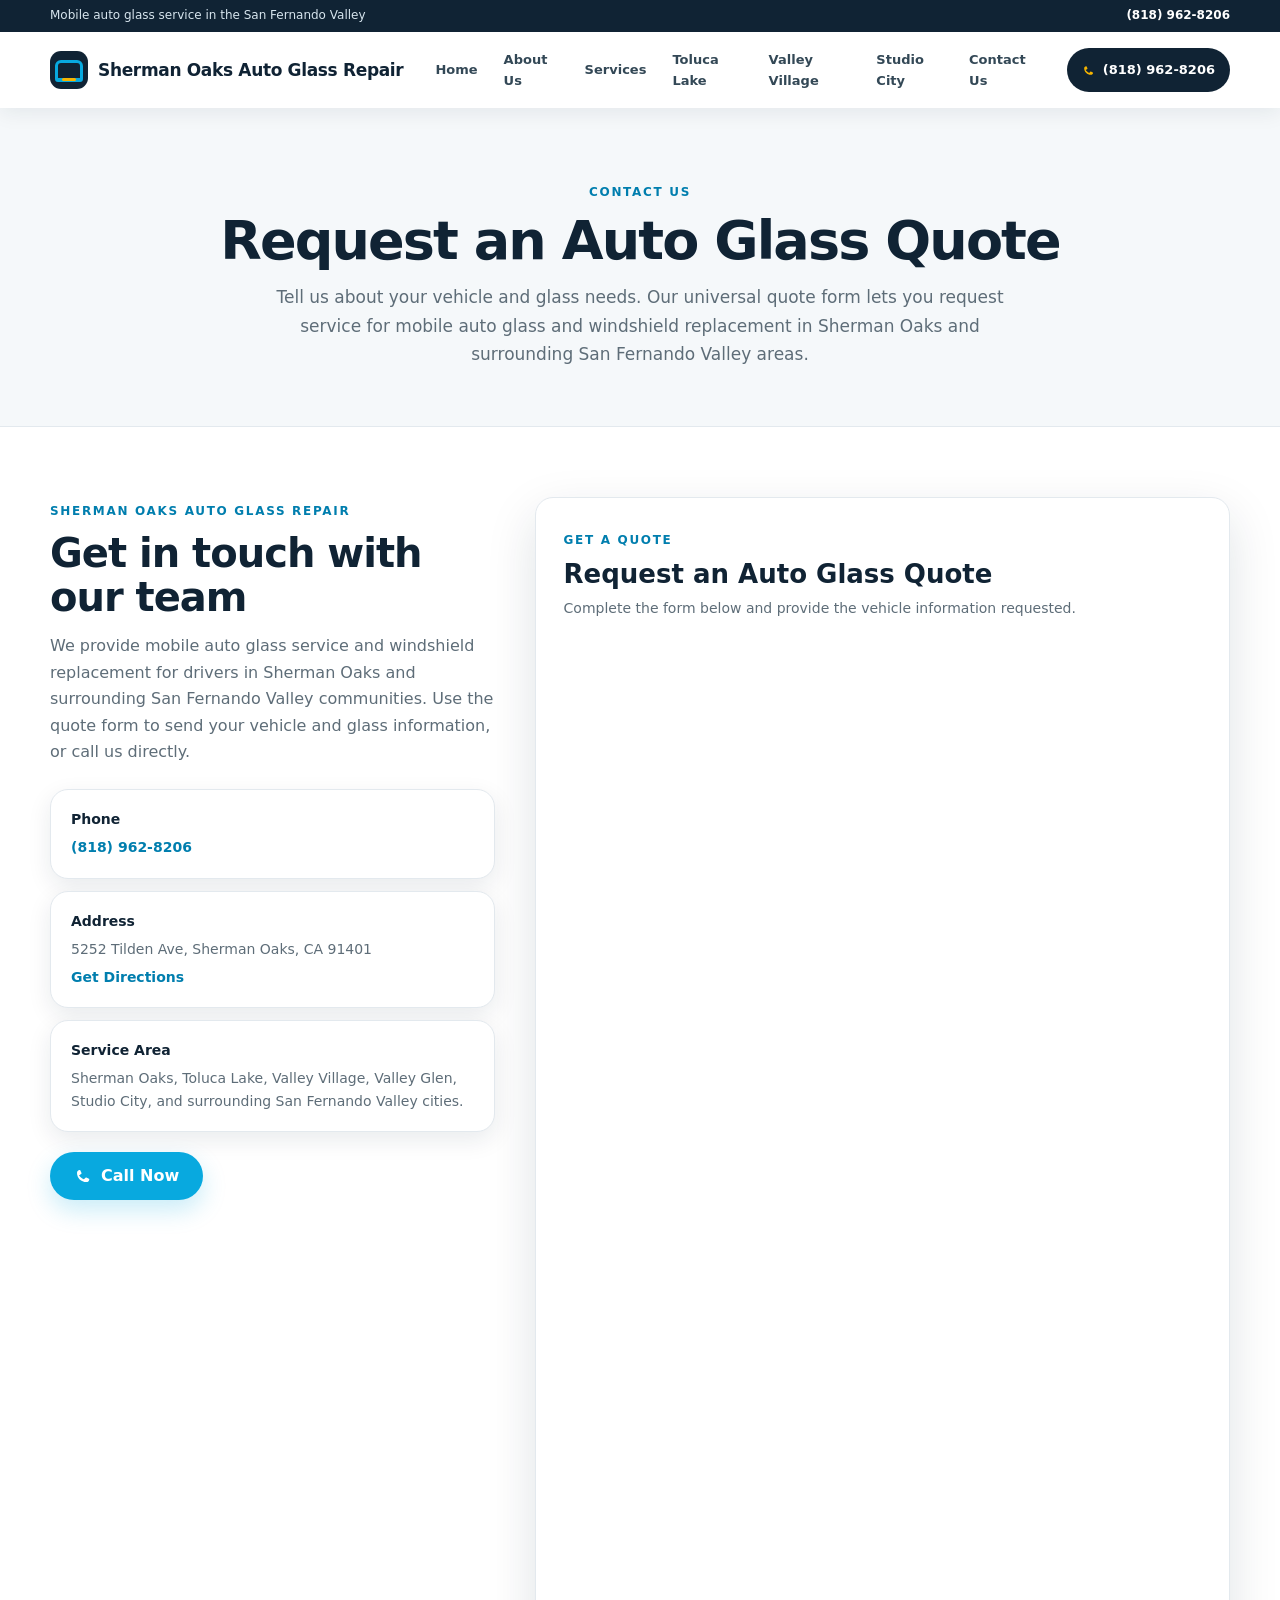
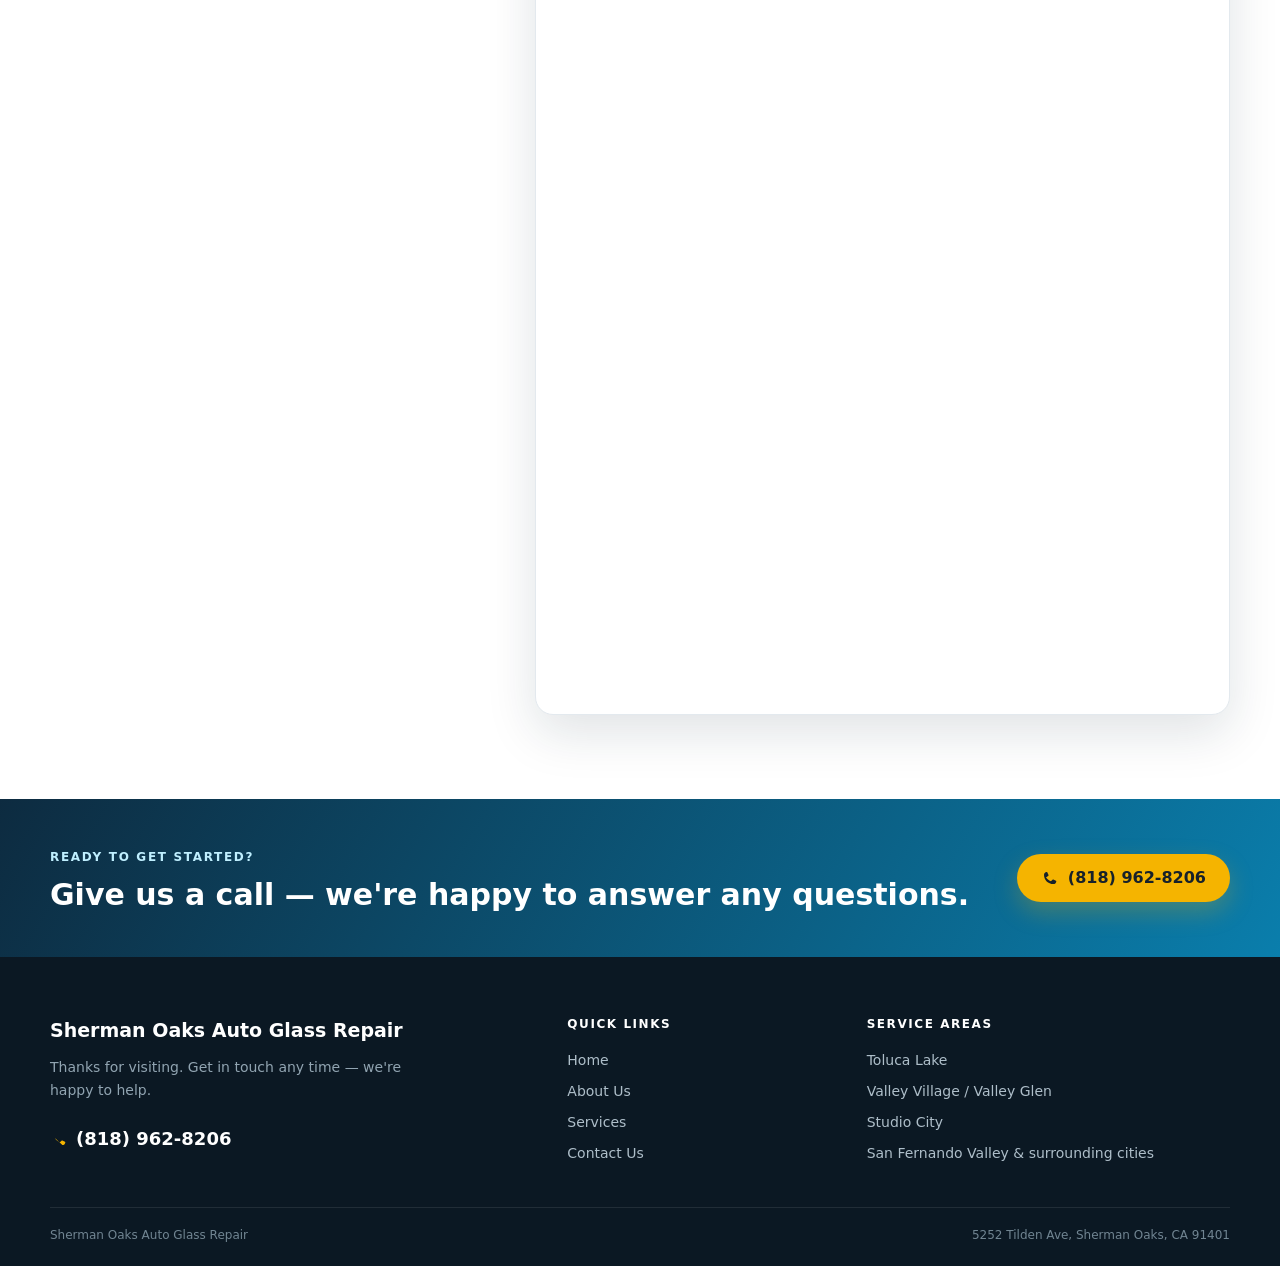
<file: contact.html>
<!doctype html>
<html lang="en">
<head>
<meta charset="utf-8">
<meta name="viewport" content="width=device-width, initial-scale=1">
<title>Contact Sherman Oaks Auto Glass Repair | Request an Auto Glass Quote</title>
<meta name="description" content="Contact Sherman Oaks Auto Glass Repair for mobile auto glass and windshield replacement service in Sherman Oaks and the San Fernando Valley. Request an auto glass quote online or call (818) 962-8206.">
<link rel="canonical" href="https://www.windshieldcarglassrepair.com/contact.html">
<link rel="icon" href="images/favicon.ico" sizes="any">
<link rel="icon" type="image/png" sizes="16x16" href="images/favicon-16x16.png">
<link rel="icon" type="image/png" sizes="32x32" href="images/favicon-32x32.png">
<link rel="icon" type="image/png" sizes="48x48" href="images/favicon-48x48.png">
<link rel="icon" type="image/png" sizes="192x192" href="images/favicon-192x192.png">
<link rel="apple-touch-icon" sizes="180x180" href="images/apple-touch-icon.png">
<link rel="stylesheet" href="assets/redesign.css">
<script type="application/ld+json">
{
  "@context":"https://schema.org",
  "@type":"AutoRepair",
  "name":"Sherman Oaks Auto Glass Repair",
  "url":"https://www.windshieldcarglassrepair.com/",
  "telephone":"+1-818-962-8206",
  "address":{"@type":"PostalAddress","streetAddress":"5252 Tilden Ave","addressLocality":"Sherman Oaks","addressRegion":"CA","postalCode":"91401","addressCountry":"US"},
  "areaServed":["Sherman Oaks","Toluca Lake","Valley Village","Valley Glen","Studio City","San Fernando Valley"]
}
</script>
</head>

<header class="site-header">
  <div class="top-strip"><div class="container top-strip-inner"><span>Mobile auto glass service in the San Fernando Valley</span><a href="tel:8189628206">(818) 962-8206</a></div></div>
  <div class="header-bar">
    <a class="brand" href="index.html" aria-label="Sherman Oaks Auto Glass Repair home">
      <span class="brand-mark" aria-hidden="true"><span></span><i></i></span>
      <span>Sherman Oaks Auto Glass Repair</span>
    </a>
    <button class="nav-toggle" type="button" aria-controls="site-navigation" aria-expanded="false" aria-label="Open navigation"><span></span><span></span><span></span></button>
    <div class="nav-backdrop" aria-hidden="true"></div>
    <nav class="main-nav" id="site-navigation" aria-label="Primary navigation">
      <a href="index.html">Home</a>
      <a href="index.html#about">About Us</a>
      <a href="index.html#services">Services</a>
      <a href="windshield-repair-in-toluca-lake.html">Toluca Lake</a>
      <a href="windshield-repair-in-valley-village-glen.html">Valley Village</a>
      <a href="auto-glass-repair-in-studio-city.html">Studio City</a>
      <a href="contact.html" aria-current="page">Contact Us</a>
    </nav>
    <a class="header-phone" href="tel:8189628206"><svg viewBox="0 0 24 24" aria-hidden="true"><path d="M6.6 10.8c1.5 3 3.6 4.1 6.6 5.6l2.2-2.2c.3-.3.7-.4 1.1-.2l3.4 1.5c.4.2.6.6.5 1-.2 2-1.9 3.5-3.9 3.5C9.5 20 4 14.5 4 7.9 4 5.9 5.5 4.2 7.5 4c.4 0 .8.2 1 .5L10 7.9c.2.4.1.8-.2 1.1l-2.2 1.8z"/></svg><span>(818) 962-8206</span></a>
  </div>
</header>

<main>
<section class="contact-hero">
  <div class="container">
    <span class="eyebrow">CONTACT US</span>
    <h1>Request an Auto Glass Quote</h1>
    <p>Tell us about your vehicle and glass needs. Our universal quote form lets you request service for mobile auto glass and windshield replacement in Sherman Oaks and surrounding San Fernando Valley areas.</p>
  </div>
</section>

<section class="section contact-page-section">
  <div class="container contact-page-grid">
    <div class="contact-info-column">
      <span class="eyebrow">SHERMAN OAKS AUTO GLASS REPAIR</span>
      <h2>Get in touch with our team</h2>
      <p>We provide mobile auto glass service and windshield replacement for drivers in Sherman Oaks and surrounding San Fernando Valley communities. Use the quote form to send your vehicle and glass information, or call us directly.</p>

      <div class="contact-info-card">
        <strong>Phone</strong>
        <a href="tel:8189628206">(818) 962-8206</a>
      </div>

      <div class="contact-info-card">
        <strong>Address</strong>
        <span>5252 Tilden Ave, Sherman Oaks, CA 91401</span>
        <a href="https://www.google.com/maps/search/?api=1&amp;query=5252+Tilden+Ave+Sherman+Oaks+CA+91401">Get Directions</a>
      </div>

      <div class="contact-info-card">
        <strong>Service Area</strong>
        <span>Sherman Oaks, Toluca Lake, Valley Village, Valley Glen, Studio City, and surrounding San Fernando Valley cities.</span>
      </div>

      <div class="contact-info-actions">
        <a class="btn btn-primary" href="tel:8189628206"><svg viewBox="0 0 24 24" aria-hidden="true"><path d="M6.6 10.8c1.5 3 3.6 4.1 6.6 5.6l2.2-2.2c.3-.3.7-.4 1.1-.2l3.4 1.5c.4.2.6.6.5 1-.2 2-1.9 3.5-3.9 3.5C9.5 20 4 14.5 4 7.9 4 5.9 5.5 4.2 7.5 4c.4 0 .8.2 1 .5L10 7.9c.2.4.1.8-.2 1.1l-2.2 1.8z"/></svg> Call Now</a>
      </div>
    </div>

    <div class="quote-form-card">
      <div class="quote-form-heading">
        <span class="eyebrow">GET A QUOTE</span>
        <h2>Request an Auto Glass Quote</h2>
        <p>Complete the form below and provide the vehicle information requested.</p>
      </div>
      <div class="quote-iframe-wrap">
        <iframe src="https://autoglassquote.netlify.app/" title="Auto Glass Quote Request" loading="lazy"></iframe>
      </div>
    </div>
  </div>
</section>
</main>

<section class="cta-band"><div class="container"><div><span class="eyebrow light">READY TO GET STARTED?</span><h2>Give us a call — we're happy to answer any questions.</h2></div><a class="btn btn-accent" href="tel:8189628206"><svg viewBox="0 0 24 24" aria-hidden="true"><path d="M6.6 10.8c1.5 3 3.6 4.1 6.6 5.6l2.2-2.2c.3-.3.7-.4 1.1-.2l3.4 1.5c.4.2.6.6.5 1-.2 2-1.9 3.5-3.9 3.5C9.5 20 4 14.5 4 7.9 4 5.9 5.5 4.2 7.5 4c.4 0 .8.2 1 .5L10 7.9c.2.4.1.8-.2 1.1l-2.2 1.8z"/></svg> (818) 962-8206</a></div></section>

<footer class="site-footer">
  <div class="container footer-grid">
    <div>
      <a class="footer-brand" href="index.html">Sherman Oaks Auto Glass Repair</a>
      <p>Thanks for visiting. Get in touch any time — we're happy to help.</p>
      <a class="footer-phone" href="tel:8189628206"><svg viewBox="0 0 24 24" aria-hidden="true"><path d="M6.6 10.8c1.5 3 3.6 4.1 6.6 5.6l2.2-2.2c.3-.3.7-.4 1.1-.2l3.4 1.5c.4.2.6.6.5 1-.2 2-1.9 3.5-3.9 3.5-6.6 0C9.5 20 4 14.5 4 7.9 4 5.9 5.5 4.2 7.5 4c.4 0 .8.2 1 .5L10 7.9c.2.4.1.8-.2 1.1l-2.2 1.8z"/></svg> (818) 962-8206</a>
    </div>
    <div>
      <h3>Quick Links</h3>
      <div class="footer-links">
        <a href="index.html">Home</a>
        <a href="index.html#about">About Us</a>
        <a href="index.html#services">Services</a>
        <a href="contact.html">Contact Us</a>
      </div>
    </div>
    <div>
      <h3>Service Areas</h3>
      <div class="footer-links">
        <a href="windshield-repair-in-toluca-lake.html">Toluca Lake</a>
        <a href="windshield-repair-in-valley-village-glen.html">Valley Village / Valley Glen</a>
        <a href="auto-glass-repair-in-studio-city.html">Studio City</a>
        <span>San Fernando Valley &amp; surrounding cities</span>
      </div>
    </div>
  </div>
  <div class="container footer-bottom">
    <span>Sherman Oaks Auto Glass Repair</span><span>5252 Tilden Ave, Sherman Oaks, CA 91401</span>
  </div>
</footer>
<div class="mobile-call"><a href="tel:8189628206"><svg viewBox="0 0 24 24" aria-hidden="true"><path d="M6.6 10.8c1.5 3 3.6 4.1 6.6 5.6l2.2-2.2c.3-.3.7-.4 1.1-.2l3.4 1.5c.4.2.6.6.5 1-.2 2-1.9 3.5-3.9 3.5C9.5 20 4 14.5 4 7.9 4 5.9 5.5 4.2 7.5 4c.4 0 .8.2 1 .5L10 7.9c.2.4.1.8-.2 1.1l-2.2 1.8z"/></svg> Call Now <strong>(818) 962-8206</strong></a></div>
<script src="assets/redesign.js" defer></script>
</html>
</file>
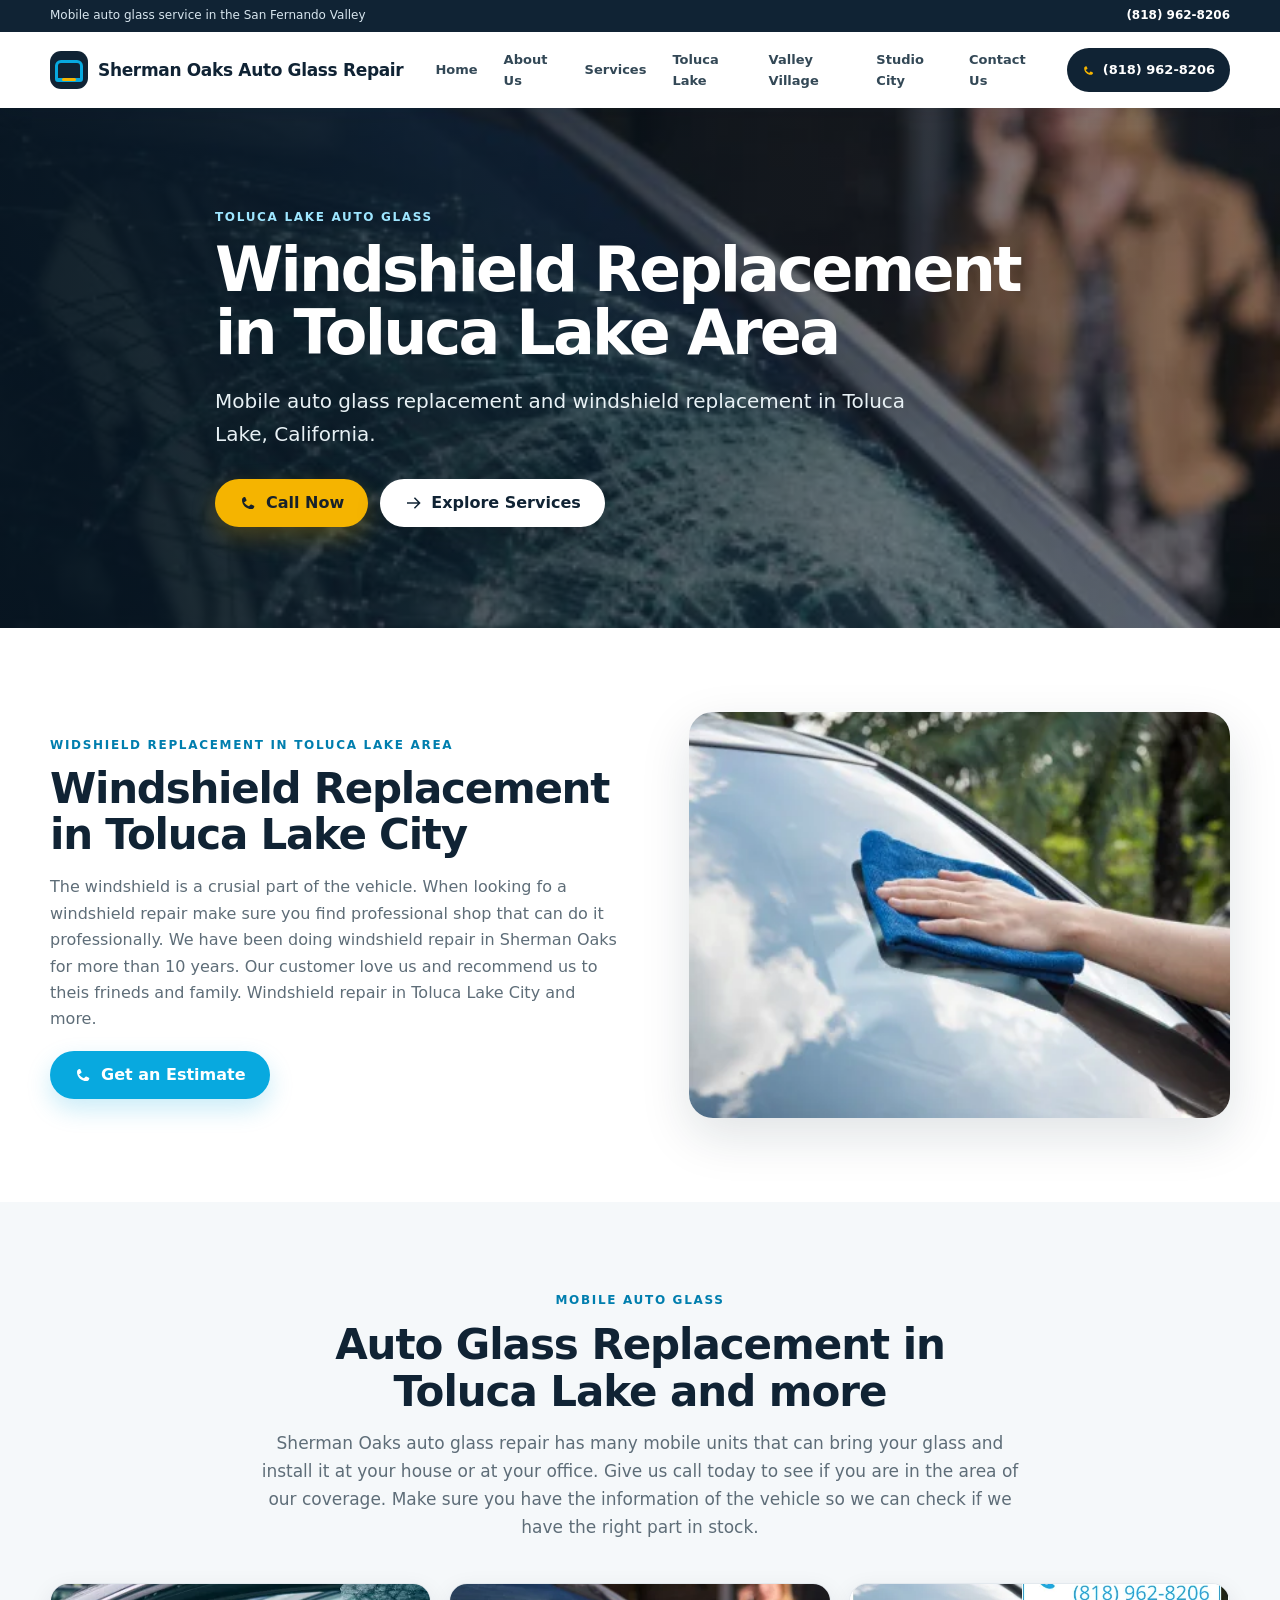
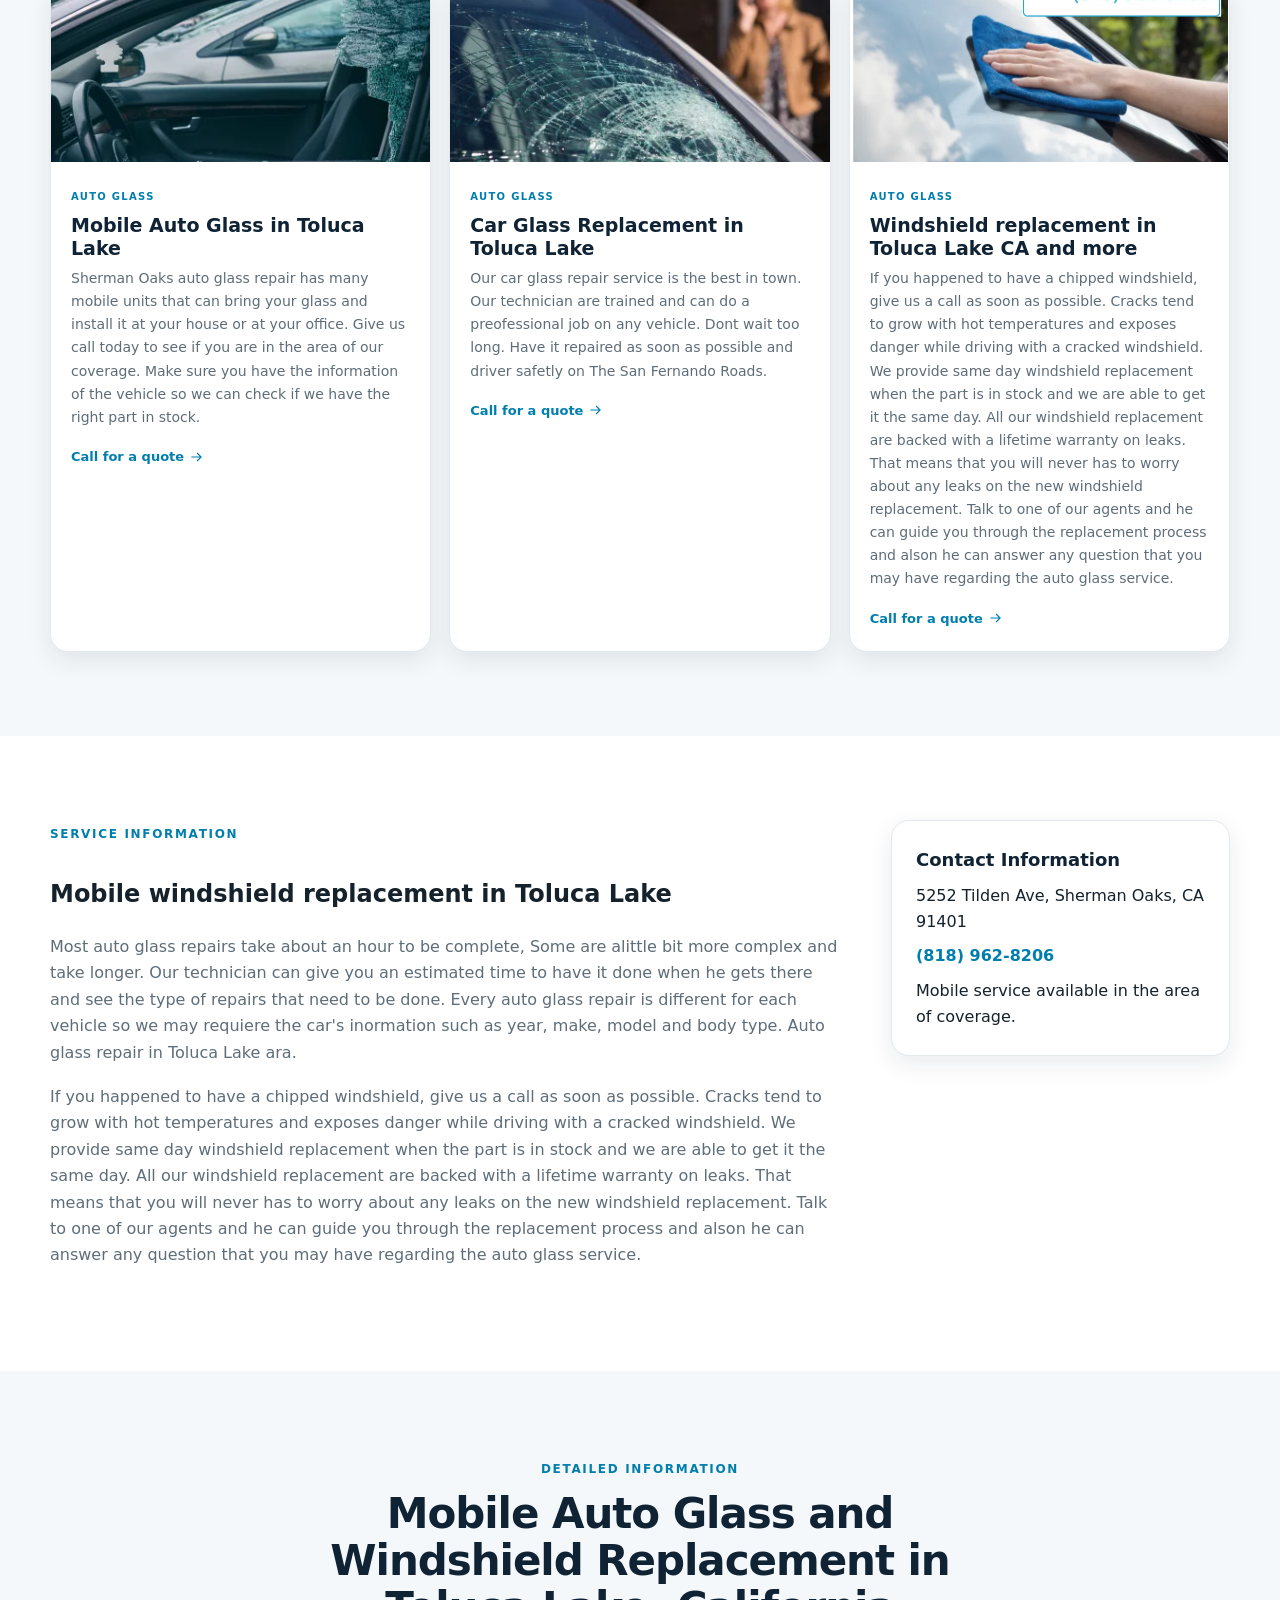
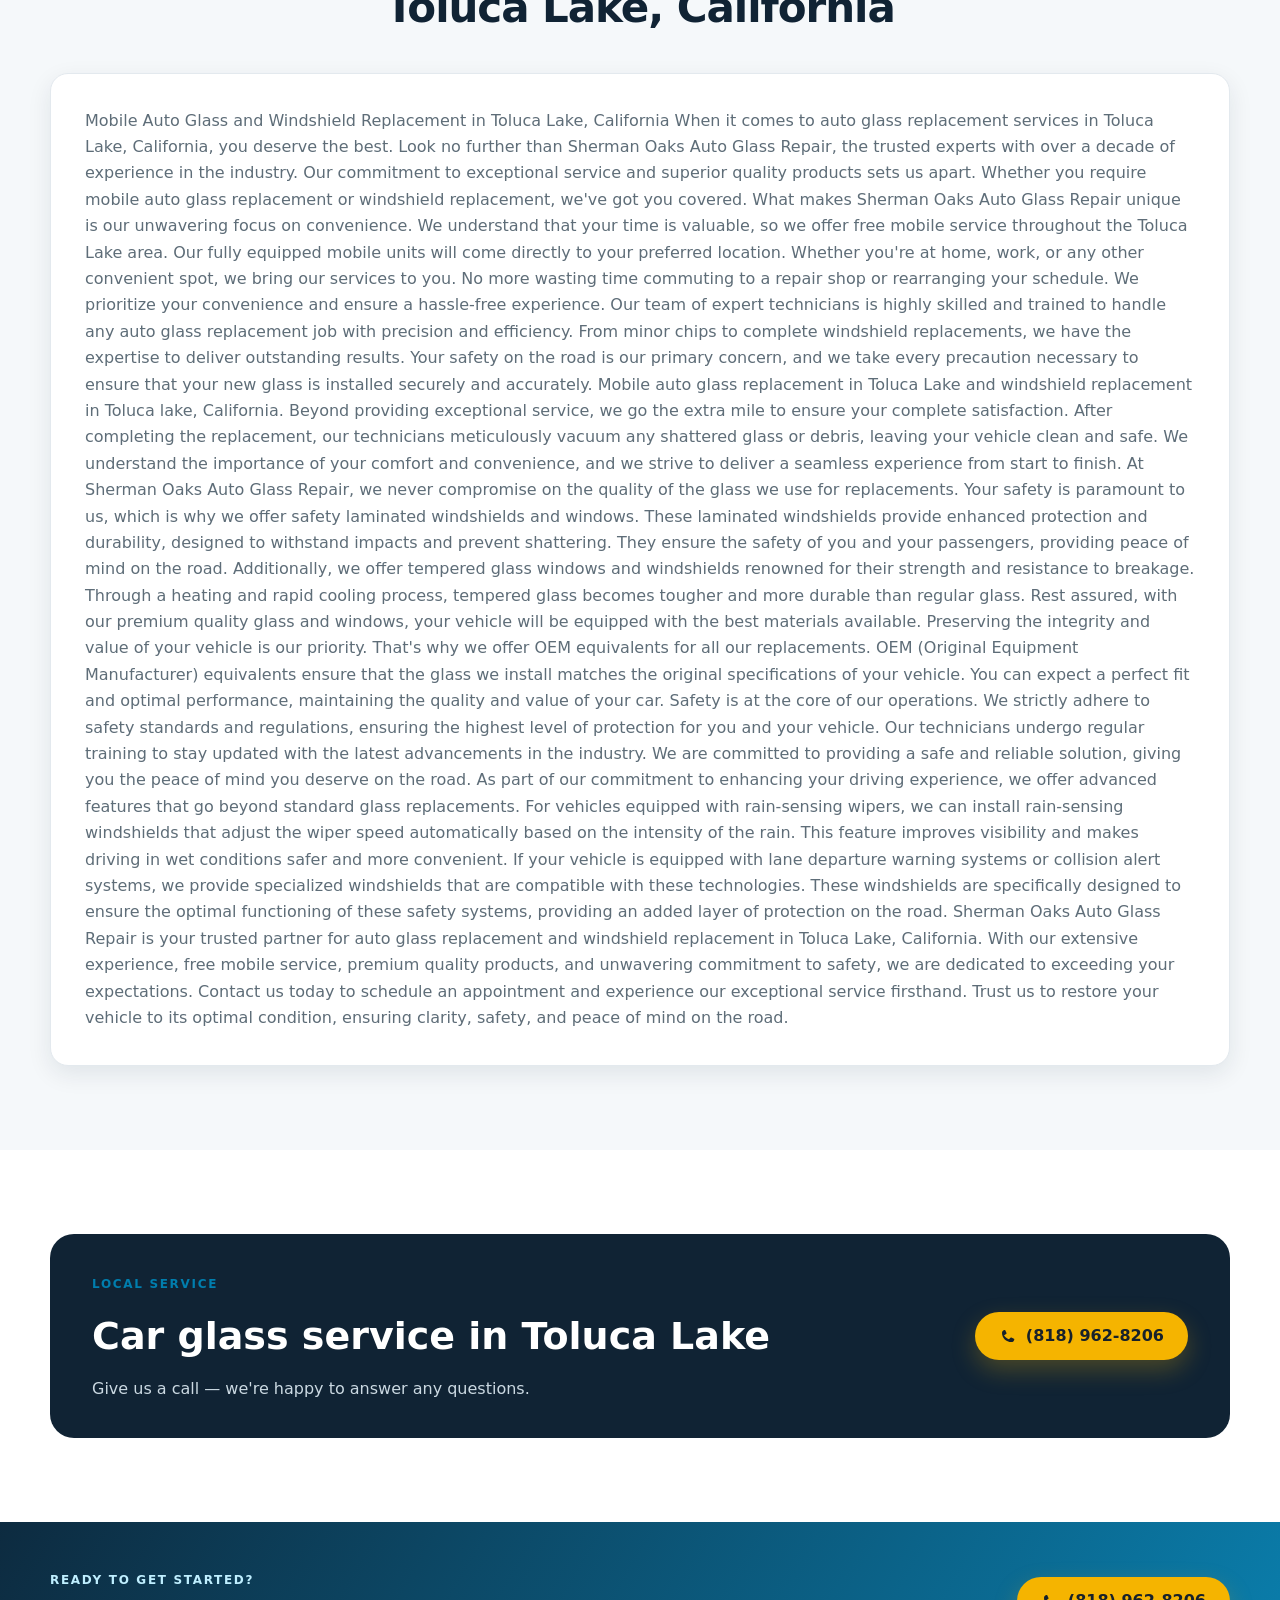
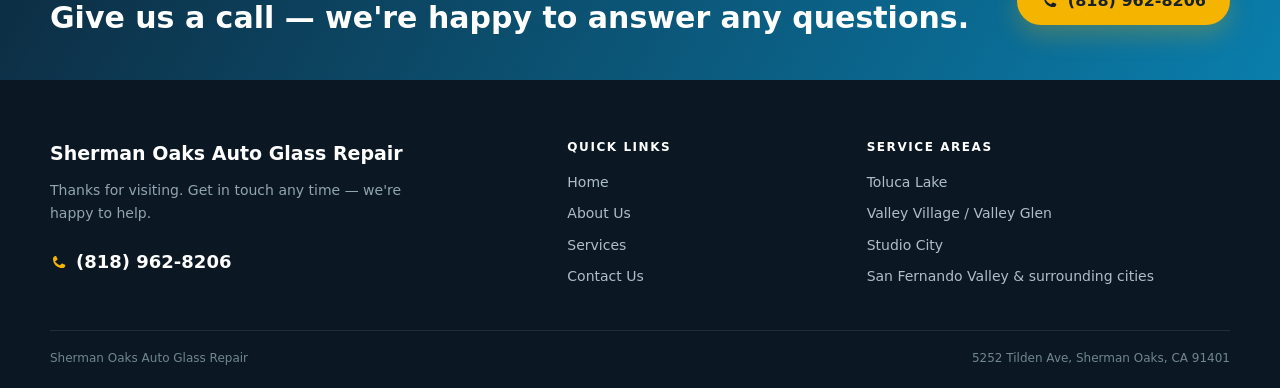
<file: windshield-repair-in-toluca-lake.html>
<!doctype html>
<html lang="en">
<head>
<meta charset="utf-8">
<meta name="viewport" content="width=device-width, initial-scale=1">
<title>Mobile Windshield Replacement in Toluca Lake - Auto Glass Replacement in Toluca Lake CA</title>
<meta name="description" content="Mobile windshield replacement and auto glass replacement in Toluca Lake, California from Sherman Oaks Auto Glass Repair.">
<link rel="canonical" href="https://www.windshieldcarglassrepair.com/windshield-repair-in-toluca-lake.html">
<link rel="icon" href="images/favicon.ico" sizes="any">
<link rel="icon" type="image/png" sizes="16x16" href="images/favicon-16x16.png">
<link rel="icon" type="image/png" sizes="32x32" href="images/favicon-32x32.png">
<link rel="icon" type="image/png" sizes="48x48" href="images/favicon-48x48.png">
<link rel="icon" type="image/png" sizes="192x192" href="images/favicon-192x192.png">
<link rel="apple-touch-icon" sizes="180x180" href="images/apple-touch-icon.png">
<link rel="stylesheet" href="assets/redesign.css">
<script type="application/ld+json">
{
  "@context":"https://schema.org",
  "@type":"AutoRepair",
  "name":"Sherman Oaks Auto Glass Repair",
  "url":"https://www.windshieldcarglassrepair.com/",
  "telephone":"+1-818-962-8206",
  "address":{"@type":"PostalAddress","streetAddress":"5252 Tilden Ave","addressLocality":"Sherman Oaks","addressRegion":"CA","postalCode":"91401","addressCountry":"US"},
  "areaServed":["Sherman Oaks","Toluca Lake","Valley Village","Valley Glen","Studio City","San Fernando Valley"]
}
</script>
</head>

<header class="site-header">
  <div class="top-strip"><div class="container top-strip-inner"><span>Mobile auto glass service in the San Fernando Valley</span><a href="tel:8189628206">(818) 962-8206</a></div></div>
  <div class="header-bar">
    <a class="brand" href="index.html" aria-label="Sherman Oaks Auto Glass Repair home">
      <span class="brand-mark" aria-hidden="true"><span></span><i></i></span>
      <span>Sherman Oaks Auto Glass Repair</span>
    </a>
    <button class="nav-toggle" type="button" aria-controls="site-navigation" aria-expanded="false" aria-label="Open navigation"><span></span><span></span><span></span></button>
    <div class="nav-backdrop" aria-hidden="true"></div>
    <nav class="main-nav" id="site-navigation" aria-label="Primary navigation">
      <a href="index.html">Home</a>
      <a href="index.html#about">About Us</a>
      <a href="index.html#services">Services</a>
      <a href="windshield-repair-in-toluca-lake.html">Toluca Lake</a>
      <a href="windshield-repair-in-valley-village-glen.html">Valley Village</a>
      <a href="auto-glass-repair-in-studio-city.html">Studio City</a>
      <a href="contact.html">Contact Us</a>
    </nav>
    <a class="header-phone" href="tel:8189628206"><svg viewBox="0 0 24 24" aria-hidden="true"><path d="M6.6 10.8c1.5 3 3.6 4.1 6.6 5.6l2.2-2.2c.3-.3.7-.4 1.1-.2l3.4 1.5c.4.2.6.6.5 1-.2 2-1.9 3.5-3.9 3.5C9.5 20 4 14.5 4 7.9 4 5.9 5.5 4.2 7.5 4c.4 0 .8.2 1 .5L10 7.9c.2.4.1.8-.2 1.1l-2.2 1.8z"/></svg><span>(818) 962-8206</span></a>
  </div>
</header>

<section class="hero">
  <img class="hero-image" src="images/auto-glass-repai-in-Sherman-Oaks-CA_d400.webp" alt="Professional auto glass service in the San Fernando Valley">
  <div class="hero-shade"></div>
  <div class="container hero-inner">
    <span class="eyebrow">TOLUCA LAKE AUTO GLASS</span>
    <h1>Windshield Replacement in Toluca Lake Area</h1>
    <p class="hero-lead">Mobile auto glass replacement and windshield replacement in Toluca Lake, California.</p>
    <div class="hero-actions">
      <a class="btn btn-accent" href="tel:8189628206"><svg viewBox="0 0 24 24" aria-hidden="true"><path d="M6.6 10.8c1.5 3 3.6 4.1 6.6 5.6l2.2-2.2c.3-.3.7-.4 1.1-.2l3.4 1.5c.4.2.6.6.5 1-.2 2-1.9 3.5-3.9 3.5C9.5 20 4 14.5 4 7.9 4 5.9 5.5 4.2 7.5 4c.4 0 .8.2 1 .5L10 7.9c.2.4.1.8-.2 1.1l-2.2 1.8z"/></svg> Call Now</a>
      <a class="btn btn-light" href="#services"><svg viewBox="0 0 24 24" aria-hidden="true"><path d="M13.2 5.8 18.4 11H4v2h14.4l-5.2 5.2 1.4 1.4L22.2 12l-7.6-7.6z"/></svg> Explore Services</a>
    </div>
  </div>
</section>
<main>
<section class="section intro-location">
<div class="container split">
<div class="split-copy"><span class="eyebrow">WIDSHIELD REPLACEMENT IN TOLUCA LAKE AREA</span><h2>Windshield Replacement in Toluca Lake City</h2><p>The windshield is a crusial part of the vehicle. When looking fo a windshield repair make sure you find professional shop that can do it professionally. We have been doing windshield repair in Sherman Oaks for more than 10 years. Our customer love us and recommend us to theis frineds and family. Windshield repair in Toluca Lake City and more.</p><a class="btn btn-primary" href="tel:8189628206"><svg viewBox="0 0 24 24" aria-hidden="true"><path d="M6.6 10.8c1.5 3 3.6 4.1 6.6 5.6l2.2-2.2c.3-.3.7-.4 1.1-.2l3.4 1.5c.4.2.6.6.5 1-.2 2-1.9 3.5-3.9 3.5C9.5 20 4 14.5 4 7.9 4 5.9 5.5 4.2 7.5 4c.4 0 .8.2 1 .5L10 7.9c.2.4.1.8-.2 1.1l-2.2 1.8z"/></svg> Get an Estimate</a></div>
<div class="feature-photo"><img src="images/windshield-repair-in-Sherman-Oaks-CA_d400.webp" alt="Windshield repair service"></div>
</div></section>
<section class="section section-soft">
<div class="container"><div class="section-head"><span class="eyebrow">MOBILE AUTO GLASS</span><h2>Auto Glass Replacement in Toluca Lake and more</h2><p>Sherman Oaks auto glass repair has many mobile units that can bring your glass and install it at your house or at your office. Give us call today to see if you are in the area of our coverage. Make sure you have the information of the vehicle so we can check if we have the right part in stock.</p></div>
<div class="service-grid three">
<article class="service-card">
      <img src="images/auto-glass-replacement-in-Sherman-Oaks_d400.webp" alt="Mobile Auto Glass in Toluca Lake">
      <div class="service-body"><span class="card-kicker">AUTO GLASS</span><h3>Mobile Auto Glass in Toluca Lake</h3><p>Sherman Oaks auto glass repair has many mobile units that can bring your glass and install it at your house or at your office. Give us call today to see if you are in the area of our coverage. Make sure you have the information of the vehicle so we can check if we have the right part in stock.</p><a href="tel:8189628206" class="text-link">Call for a quote <svg viewBox="0 0 24 24" aria-hidden="true"><path d="M13.2 5.8 18.4 11H4v2h14.4l-5.2 5.2 1.4 1.4L22.2 12l-7.6-7.6z"/></svg></a></div>
    </article>
<article class="service-card">
      <img src="images/auto-glass-repai-in-Sherman-Oaks-CA_d400.webp" alt="Car Glass Replacement in Toluca Lake">
      <div class="service-body"><span class="card-kicker">AUTO GLASS</span><h3>Car Glass Replacement in Toluca Lake</h3><p>Our car glass repair service is the best in town. Our technician are trained and can do a preofessional job on any vehicle. Dont wait too long. Have it repaired as soon as possible and driver safetly on The San Fernando Roads.</p><a href="tel:8189628206" class="text-link">Call for a quote <svg viewBox="0 0 24 24" aria-hidden="true"><path d="M13.2 5.8 18.4 11H4v2h14.4l-5.2 5.2 1.4 1.4L22.2 12l-7.6-7.6z"/></svg></a></div>
    </article>
<article class="service-card">
      <img src="images/img_6b17f75a9d.webp" alt="Windshield replacement in Toluca Lake CA and more">
      <div class="service-body"><span class="card-kicker">AUTO GLASS</span><h3>Windshield replacement in Toluca Lake CA and more</h3><p>If you happened to have a chipped windshield, give us a call as soon as possible. Cracks tend to grow with hot temperatures and exposes danger while driving with a cracked windshield. We provide same day windshield replacement when the part is in stock and we are able to get it the same day. All our windshield replacement are backed with a lifetime warranty on leaks. That means that you will never has to worry about any leaks on the new windshield replacement. Talk to one of our agents and he can guide you through the replacement process and alson he can answer any question that you may have regarding the auto glass service.</p><a href="tel:8189628206" class="text-link">Call for a quote <svg viewBox="0 0 24 24" aria-hidden="true"><path d="M13.2 5.8 18.4 11H4v2h14.4l-5.2 5.2 1.4 1.4L22.2 12l-7.6-7.6z"/></svg></a></div>
    </article>
</div></div>
</section>
<section class="section"><div class="container prose-grid">
<div><span class="eyebrow">SERVICE INFORMATION</span><h2>Mobile windshield replacement in Toluca Lake</h2><p>Most auto glass repairs take about an hour to be complete, Some are alittle bit more complex and take longer. Our technician can give you an estimated time to have it done when he gets there and see the type of repairs that need to be done. Every auto glass repair is different for each vehicle so we may requiere the car's inormation such as year, make, model and body type. Auto glass repair in Toluca Lake ara.</p><p>If you happened to have a chipped windshield, give us a call as soon as possible. Cracks tend to grow with hot temperatures and exposes danger while driving with a cracked windshield. We provide same day windshield replacement when the part is in stock and we are able to get it the same day. All our windshield replacement are backed with a lifetime warranty on leaks. That means that you will never has to worry about any leaks on the new windshield replacement. Talk to one of our agents and he can guide you through the replacement process and alson he can answer any question that you may have regarding the auto glass service.</p></div>
<div class="callout"><strong>Contact Information</strong><span>5252 Tilden Ave, Sherman Oaks, CA 91401</span><a href="tel:8189628206">(818) 962-8206</a><span>Mobile service available in the area of coverage.</span></div>
</div></section>
<section class="section section-soft"><div class="container"><div class="section-head"><span class="eyebrow">DETAILED INFORMATION</span><h2>Mobile Auto Glass and Windshield Replacement in Toluca Lake, California</h2></div><div class="prose-card"><p>Mobile Auto Glass and Windshield Replacement in Toluca Lake, California When it comes to auto glass replacement services in Toluca Lake, California, you deserve the best. Look no further than Sherman Oaks Auto Glass Repair, the trusted experts with over a decade of experience in the industry. Our commitment to exceptional service and superior quality products sets us apart. Whether you require mobile auto glass replacement or windshield replacement, we've got you covered. What makes Sherman Oaks Auto Glass Repair unique is our unwavering focus on convenience. We understand that your time is valuable, so we offer free mobile service throughout the Toluca Lake area. Our fully equipped mobile units will come directly to your preferred location. Whether you're at home, work, or any other convenient spot, we bring our services to you. No more wasting time commuting to a repair shop or rearranging your schedule. We prioritize your convenience and ensure a hassle-free experience. Our team of expert technicians is highly skilled and trained to handle any auto glass replacement job with precision and efficiency. From minor chips to complete windshield replacements, we have the expertise to deliver outstanding results. Your safety on the road is our primary concern, and we take every precaution necessary to ensure that your new glass is installed securely and accurately. Mobile auto glass replacement in Toluca Lake and windshield replacement in Toluca lake, California. Beyond providing exceptional service, we go the extra mile to ensure your complete satisfaction. After completing the replacement, our technicians meticulously vacuum any shattered glass or debris, leaving your vehicle clean and safe. We understand the importance of your comfort and convenience, and we strive to deliver a seamless experience from start to finish. At Sherman Oaks Auto Glass Repair, we never compromise on the quality of the glass we use for replacements. Your safety is paramount to us, which is why we offer safety laminated windshields and windows. These laminated windshields provide enhanced protection and durability, designed to withstand impacts and prevent shattering. They ensure the safety of you and your passengers, providing peace of mind on the road. Additionally, we offer tempered glass windows and windshields renowned for their strength and resistance to breakage. Through a heating and rapid cooling process, tempered glass becomes tougher and more durable than regular glass. Rest assured, with our premium quality glass and windows, your vehicle will be equipped with the best materials available. Preserving the integrity and value of your vehicle is our priority. That's why we offer OEM equivalents for all our replacements. OEM (Original Equipment Manufacturer) equivalents ensure that the glass we install matches the original specifications of your vehicle. You can expect a perfect fit and optimal performance, maintaining the quality and value of your car. Safety is at the core of our operations. We strictly adhere to safety standards and regulations, ensuring the highest level of protection for you and your vehicle. Our technicians undergo regular training to stay updated with the latest advancements in the industry. We are committed to providing a safe and reliable solution, giving you the peace of mind you deserve on the road. As part of our commitment to enhancing your driving experience, we offer advanced features that go beyond standard glass replacements. For vehicles equipped with rain-sensing wipers, we can install rain-sensing windshields that adjust the wiper speed automatically based on the intensity of the rain. This feature improves visibility and makes driving in wet conditions safer and more convenient. If your vehicle is equipped with lane departure warning systems or collision alert systems, we provide specialized windshields that are compatible with these technologies. These windshields are specifically designed to ensure the optimal functioning of these safety systems, providing an added layer of protection on the road. Sherman Oaks Auto Glass Repair is your trusted partner for auto glass replacement and windshield replacement in Toluca Lake, California. With our extensive experience, free mobile service, premium quality products, and unwavering commitment to safety, we are dedicated to exceeding your expectations. Contact us today to schedule an appointment and experience our exceptional service firsthand. Trust us to restore your vehicle to its optimal condition, ensuring clarity, safety, and peace of mind on the road.</p></div></div></section>
<section class="section"><div class="container location-cta"><div><span class="eyebrow">LOCAL SERVICE</span><h2>Car glass service in Toluca Lake</h2><p>Give us a call — we're happy to answer any questions.</p></div><a class="btn btn-accent" href="tel:8189628206"><svg viewBox="0 0 24 24" aria-hidden="true"><path d="M6.6 10.8c1.5 3 3.6 4.1 6.6 5.6l2.2-2.2c.3-.3.7-.4 1.1-.2l3.4 1.5c.4.2.6.6.5 1-.2 2-1.9 3.5-3.9 3.5C9.5 20 4 14.5 4 7.9 4 5.9 5.5 4.2 7.5 4c.4 0 .8.2 1 .5L10 7.9c.2.4.1.8-.2 1.1l-2.2 1.8z"/></svg> (818) 962-8206</a></div></section>
</main>
<section class="cta-band"><div class="container"><div><span class="eyebrow light">READY TO GET STARTED?</span><h2>Give us a call — we're happy to answer any questions.</h2></div><a class="btn btn-accent" href="tel:8189628206"><svg viewBox="0 0 24 24" aria-hidden="true"><path d="M6.6 10.8c1.5 3 3.6 4.1 6.6 5.6l2.2-2.2c.3-.3.7-.4 1.1-.2l3.4 1.5c.4.2.6.6.5 1-.2 2-1.9 3.5-3.9 3.5C9.5 20 4 14.5 4 7.9 4 5.9 5.5 4.2 7.5 4c.4 0 .8.2 1 .5L10 7.9c.2.4.1.8-.2 1.1l-2.2 1.8z"/></svg> (818) 962-8206</a></div></section>

<footer class="site-footer" id="contact">
  <div class="container footer-grid">
    <div>
      <a class="footer-brand" href="index.html">Sherman Oaks Auto Glass Repair</a>
      <p>Thanks for visiting. Get in touch any time — we're happy to help.</p>
      <a class="footer-phone" href="tel:8189628206"><svg viewBox="0 0 24 24" aria-hidden="true"><path d="M6.6 10.8c1.5 3 3.6 4.1 6.6 5.6l2.2-2.2c.3-.3.7-.4 1.1-.2l3.4 1.5c.4.2.6.6.5 1-.2 2-1.9 3.5-3.9 3.5C9.5 20 4 14.5 4 7.9 4 5.9 5.5 4.2 7.5 4c.4 0 .8.2 1 .5L10 7.9c.2.4.1.8-.2 1.1l-2.2 1.8z"/></svg> (818) 962-8206</a>
    </div>
    <div>
      <h3>Quick Links</h3>
      <div class="footer-links">
        <a href="index.html">Home</a>
        <a href="index.html#about">About Us</a>
        <a href="index.html#services">Services</a>
        <a href="contact.html">Contact Us</a>
      </div>
    </div>
    <div>
      <h3>Service Areas</h3>
      <div class="footer-links">
        <a href="windshield-repair-in-toluca-lake.html">Toluca Lake</a>
        <a href="windshield-repair-in-valley-village-glen.html">Valley Village / Valley Glen</a>
        <a href="auto-glass-repair-in-studio-city.html">Studio City</a>
        <span>San Fernando Valley &amp; surrounding cities</span>
      </div>
    </div>
  </div>
  <div class="container footer-bottom">
    <span>Sherman Oaks Auto Glass Repair</span><span>5252 Tilden Ave, Sherman Oaks, CA 91401</span>
  </div>
</footer>
<div class="mobile-call"><a href="tel:8189628206"><svg viewBox="0 0 24 24" aria-hidden="true"><path d="M6.6 10.8c1.5 3 3.6 4.1 6.6 5.6l2.2-2.2c.3-.3.7-.4 1.1-.2l3.4 1.5c.4.2.6.6.5 1-.2 2-1.9 3.5-3.9 3.5C9.5 20 4 14.5 4 7.9 4 5.9 5.5 4.2 7.5 4c.4 0 .8.2 1 .5L10 7.9c.2.4.1.8-.2 1.1l-2.2 1.8z"/></svg> Call Now <strong>(818) 962-8206</strong></a></div>
<script src="assets/redesign.js" defer></script>

</html>
</file>
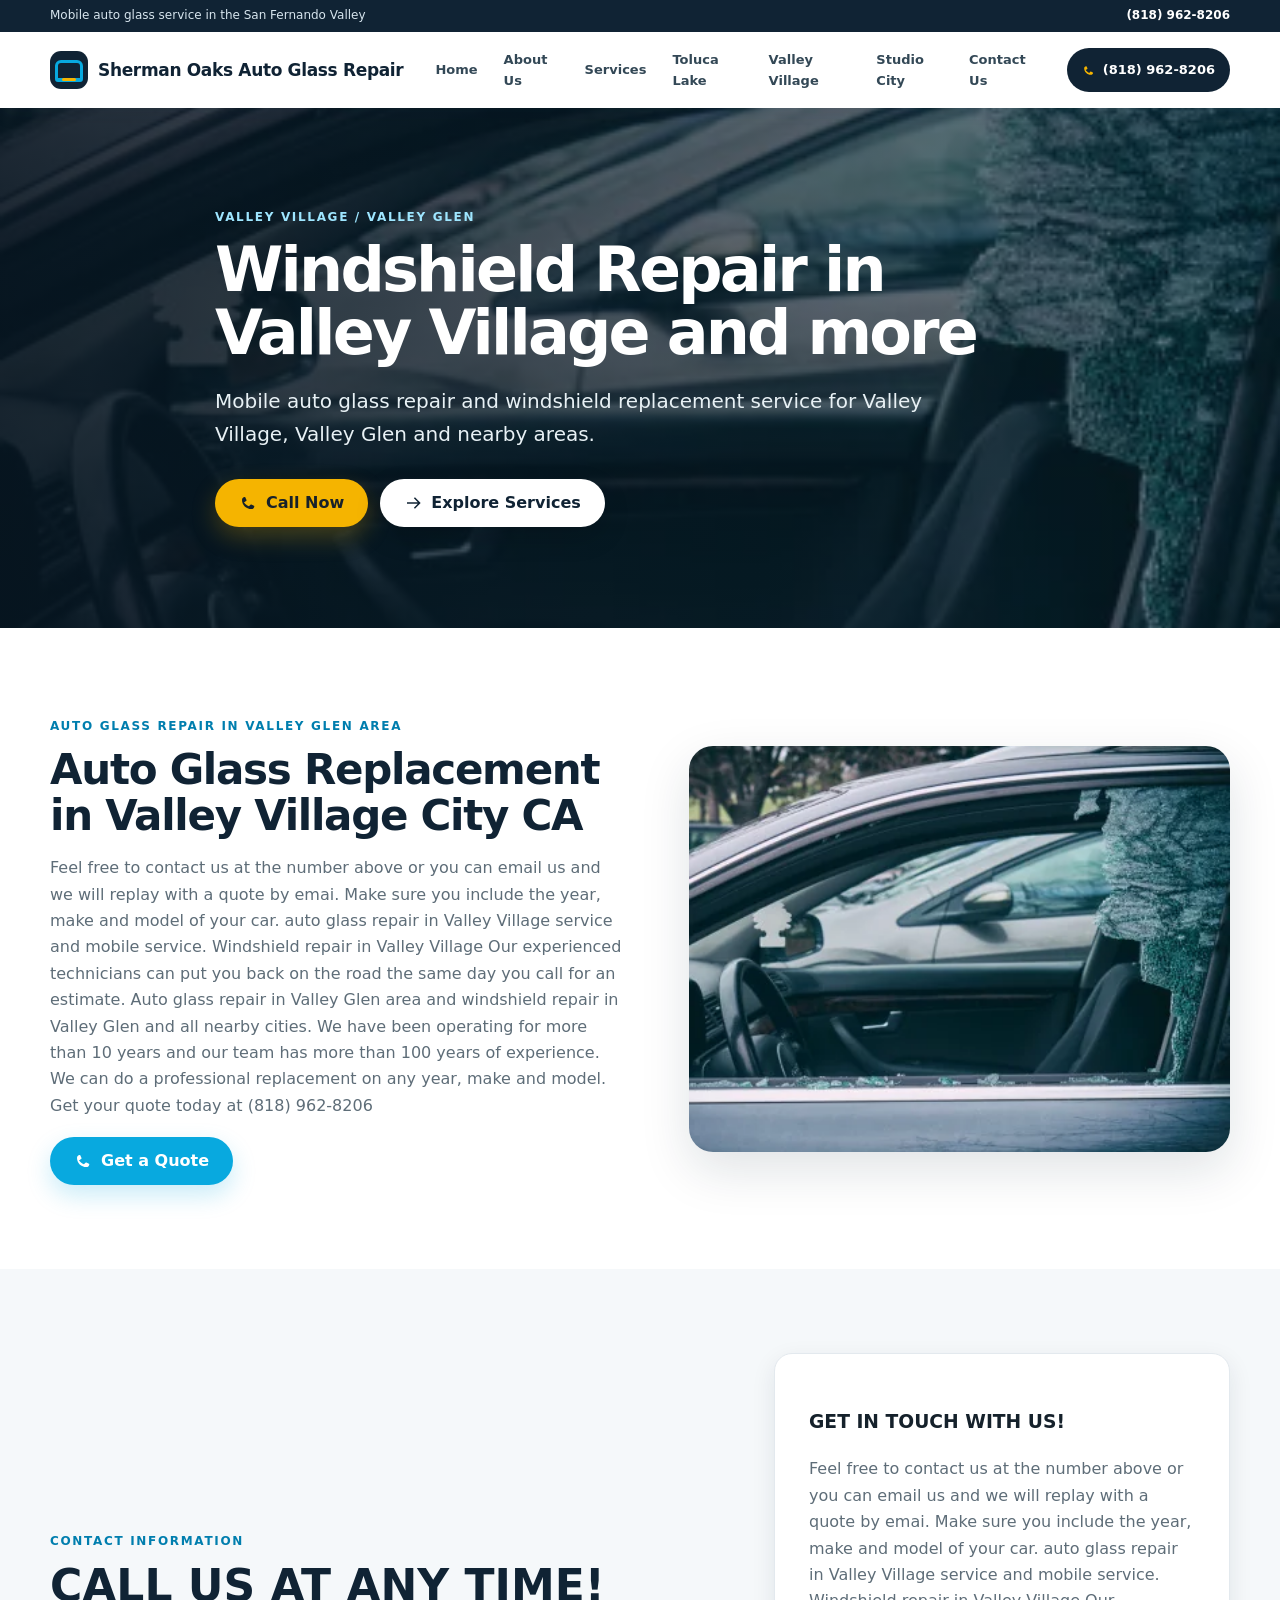
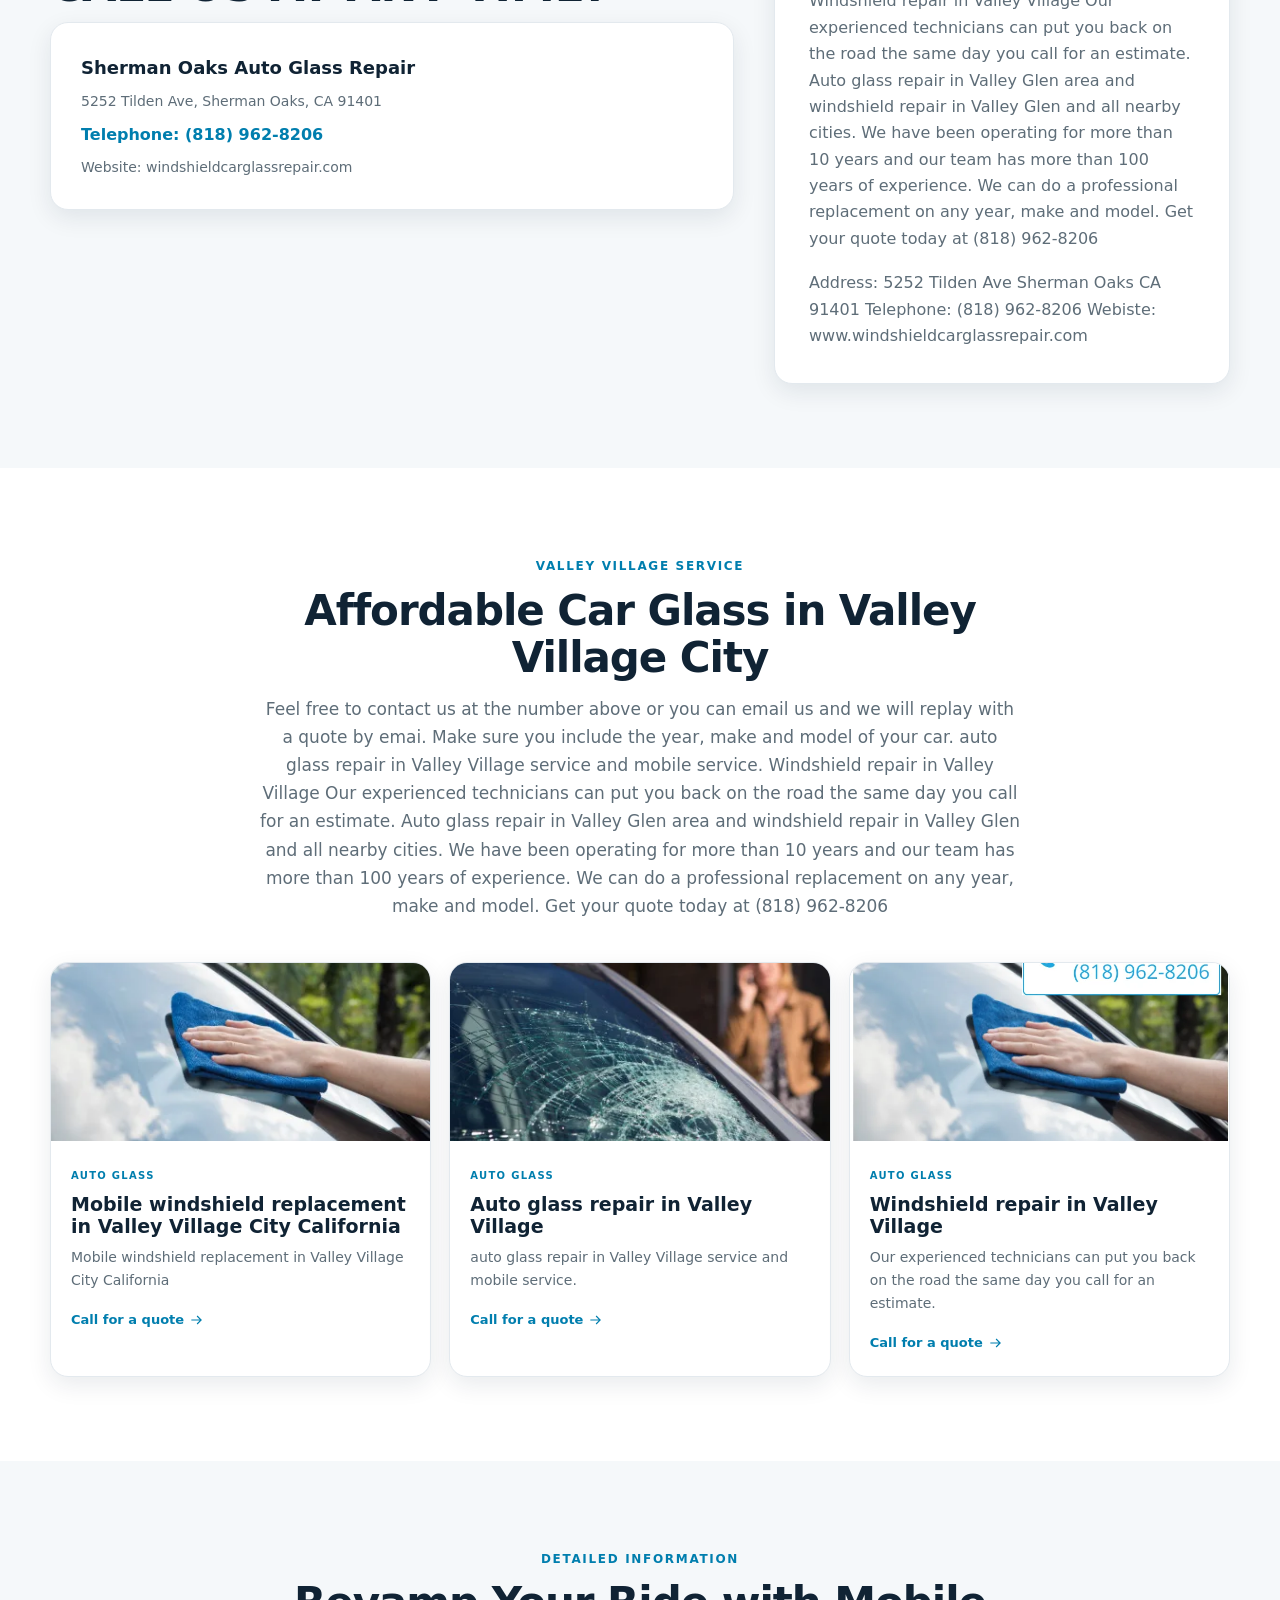
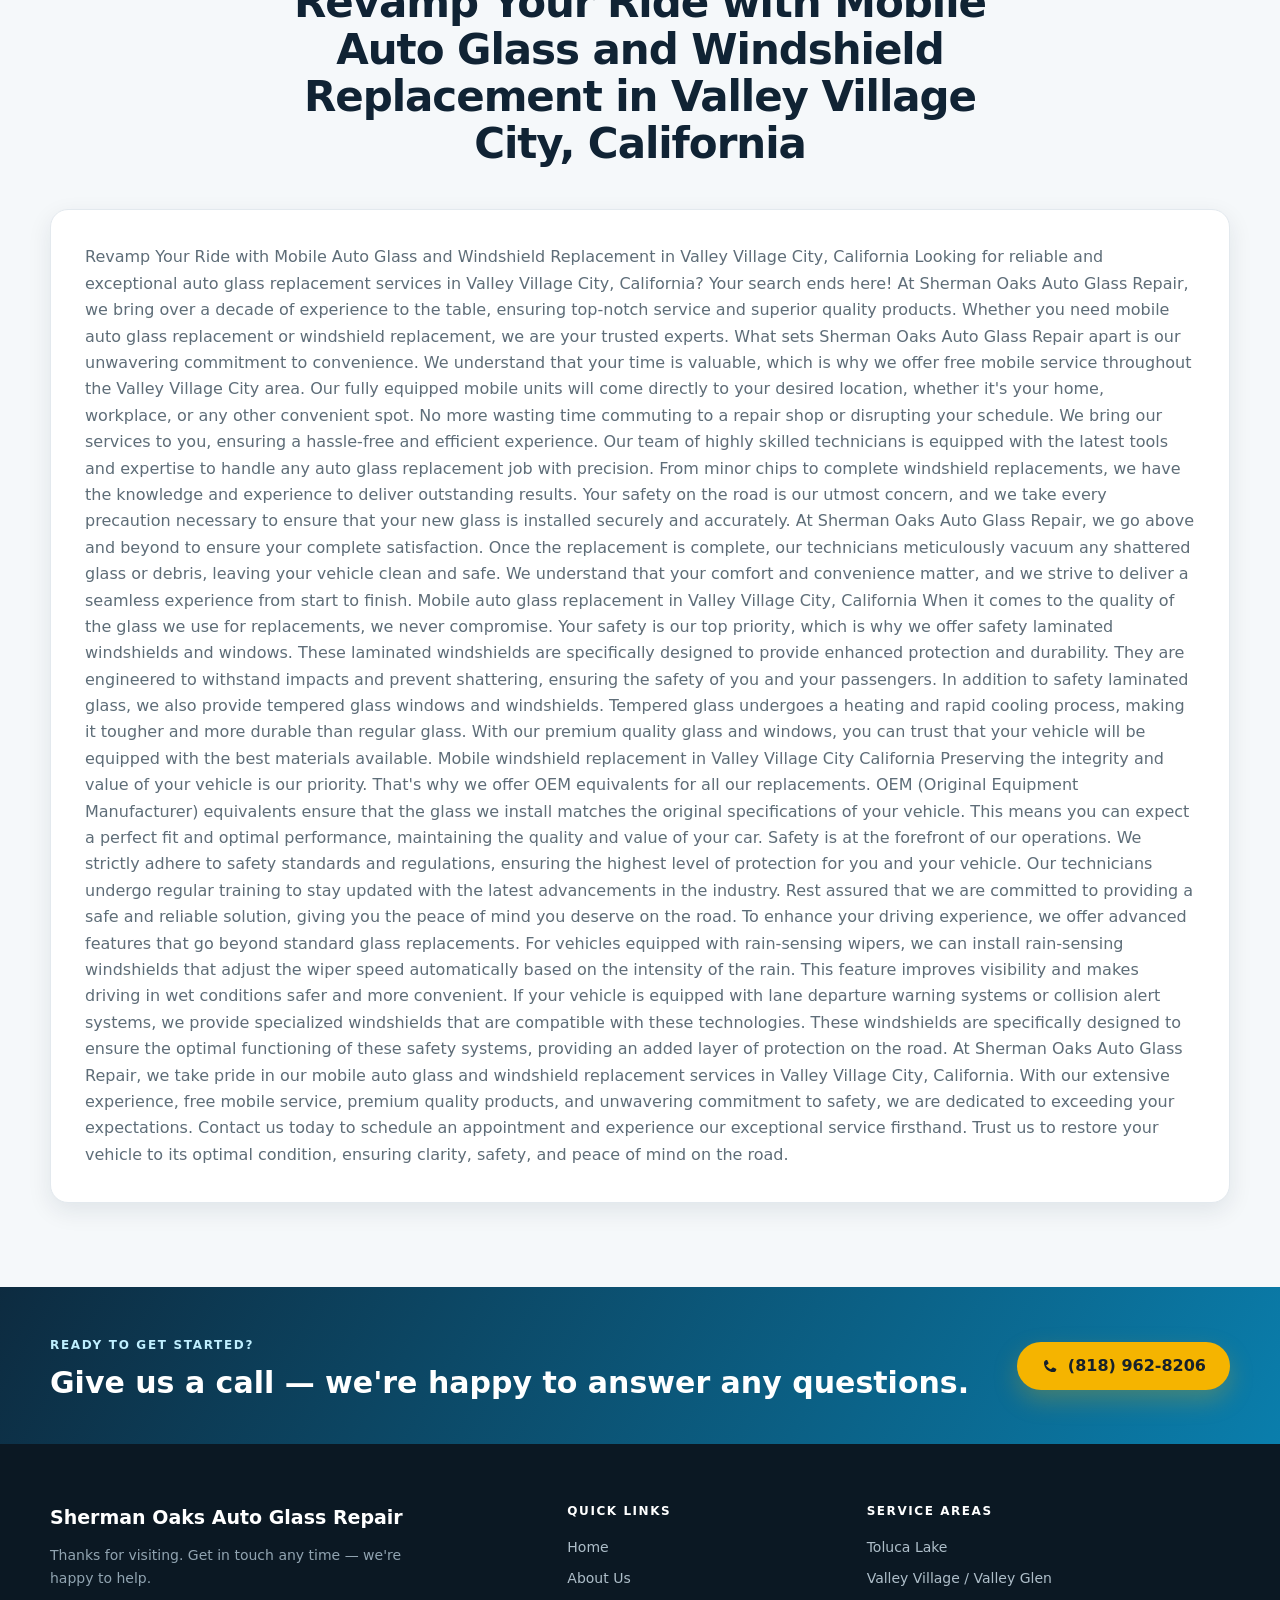
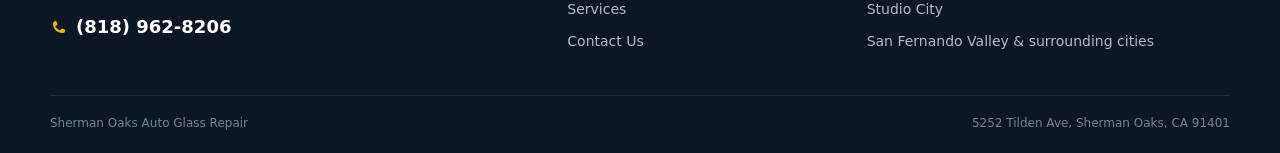
<file: windshield-repair-in-valley-village-glen.html>
<!doctype html>
<html lang="en">
<head>
<meta charset="utf-8">
<meta name="viewport" content="width=device-width, initial-scale=1">
<title>Mobile Windshield Replacement in Valley Village Glen - Auto Glass Replacement in Valley Village Glen</title>
<meta name="description" content="Mobile auto glass and windshield replacement in Valley Village and Valley Glen, California.">
<link rel="canonical" href="https://www.windshieldcarglassrepair.com/windshield-repair-in-valley-village-glen.html">
<link rel="icon" href="images/favicon.ico" sizes="any">
<link rel="icon" type="image/png" sizes="16x16" href="images/favicon-16x16.png">
<link rel="icon" type="image/png" sizes="32x32" href="images/favicon-32x32.png">
<link rel="icon" type="image/png" sizes="48x48" href="images/favicon-48x48.png">
<link rel="icon" type="image/png" sizes="192x192" href="images/favicon-192x192.png">
<link rel="apple-touch-icon" sizes="180x180" href="images/apple-touch-icon.png">
<link rel="stylesheet" href="assets/redesign.css">
<script type="application/ld+json">
{
  "@context":"https://schema.org",
  "@type":"AutoRepair",
  "name":"Sherman Oaks Auto Glass Repair",
  "url":"https://www.windshieldcarglassrepair.com/",
  "telephone":"+1-818-962-8206",
  "address":{"@type":"PostalAddress","streetAddress":"5252 Tilden Ave","addressLocality":"Sherman Oaks","addressRegion":"CA","postalCode":"91401","addressCountry":"US"},
  "areaServed":["Sherman Oaks","Toluca Lake","Valley Village","Valley Glen","Studio City","San Fernando Valley"]
}
</script>
</head>

<header class="site-header">
  <div class="top-strip"><div class="container top-strip-inner"><span>Mobile auto glass service in the San Fernando Valley</span><a href="tel:8189628206">(818) 962-8206</a></div></div>
  <div class="header-bar">
    <a class="brand" href="index.html" aria-label="Sherman Oaks Auto Glass Repair home">
      <span class="brand-mark" aria-hidden="true"><span></span><i></i></span>
      <span>Sherman Oaks Auto Glass Repair</span>
    </a>
    <button class="nav-toggle" type="button" aria-controls="site-navigation" aria-expanded="false" aria-label="Open navigation"><span></span><span></span><span></span></button>
    <div class="nav-backdrop" aria-hidden="true"></div>
    <nav class="main-nav" id="site-navigation" aria-label="Primary navigation">
      <a href="index.html">Home</a>
      <a href="index.html#about">About Us</a>
      <a href="index.html#services">Services</a>
      <a href="windshield-repair-in-toluca-lake.html">Toluca Lake</a>
      <a href="windshield-repair-in-valley-village-glen.html">Valley Village</a>
      <a href="auto-glass-repair-in-studio-city.html">Studio City</a>
      <a href="contact.html">Contact Us</a>
    </nav>
    <a class="header-phone" href="tel:8189628206"><svg viewBox="0 0 24 24" aria-hidden="true"><path d="M6.6 10.8c1.5 3 3.6 4.1 6.6 5.6l2.2-2.2c.3-.3.7-.4 1.1-.2l3.4 1.5c.4.2.6.6.5 1-.2 2-1.9 3.5-3.9 3.5C9.5 20 4 14.5 4 7.9 4 5.9 5.5 4.2 7.5 4c.4 0 .8.2 1 .5L10 7.9c.2.4.1.8-.2 1.1l-2.2 1.8z"/></svg><span>(818) 962-8206</span></a>
  </div>
</header>

<section class="hero">
  <img class="hero-image" src="images/auto-glass-replacement-in-Sherman-Oaks_d400.webp" alt="Professional auto glass service in the San Fernando Valley">
  <div class="hero-shade"></div>
  <div class="container hero-inner">
    <span class="eyebrow">VALLEY VILLAGE / VALLEY GLEN</span>
    <h1>Windshield Repair in Valley Village and more</h1>
    <p class="hero-lead">Mobile auto glass repair and windshield replacement service for Valley Village, Valley Glen and nearby areas.</p>
    <div class="hero-actions">
      <a class="btn btn-accent" href="tel:8189628206"><svg viewBox="0 0 24 24" aria-hidden="true"><path d="M6.6 10.8c1.5 3 3.6 4.1 6.6 5.6l2.2-2.2c.3-.3.7-.4 1.1-.2l3.4 1.5c.4.2.6.6.5 1-.2 2-1.9 3.5-3.9 3.5C9.5 20 4 14.5 4 7.9 4 5.9 5.5 4.2 7.5 4c.4 0 .8.2 1 .5L10 7.9c.2.4.1.8-.2 1.1l-2.2 1.8z"/></svg> Call Now</a>
      <a class="btn btn-light" href="#services"><svg viewBox="0 0 24 24" aria-hidden="true"><path d="M13.2 5.8 18.4 11H4v2h14.4l-5.2 5.2 1.4 1.4L22.2 12l-7.6-7.6z"/></svg> Explore Services</a>
    </div>
  </div>
</section>
<main>
<section class="section">
<div class="container split">
<div class="split-copy"><span class="eyebrow">AUTO GLASS REPAIR IN VALLEY GLEN AREA</span><h2>Auto Glass Replacement in Valley Village City CA</h2><p>Feel free to contact us at the number above or you can email us and we will replay with a quote by emai. Make sure you include the year, make and model of your car. auto glass repair in Valley Village service and mobile service. Windshield repair in Valley Village Our experienced technicians can put you back on the road the same day you call for an estimate. Auto glass repair in Valley Glen area and windshield repair in Valley Glen and all nearby cities. We have been operating for more than 10 years and our team has more than 100 years of experience. We can do a professional replacement on any year, make and model. Get your quote today at (818) 962-8206</p><a class="btn btn-primary" href="tel:8189628206"><svg viewBox="0 0 24 24" aria-hidden="true"><path d="M6.6 10.8c1.5 3 3.6 4.1 6.6 5.6l2.2-2.2c.3-.3.7-.4 1.1-.2l3.4 1.5c.4.2.6.6.5 1-.2 2-1.9 3.5-3.9 3.5C9.5 20 4 14.5 4 7.9 4 5.9 5.5 4.2 7.5 4c.4 0 .8.2 1 .5L10 7.9c.2.4.1.8-.2 1.1l-2.2 1.8z"/></svg> Get a Quote</a></div>
<div class="feature-photo"><img src="images/auto-glass-replacement-in-Sherman-Oaks_d400.webp" alt="Auto glass replacement service"></div>
</div></section>
<section class="section section-soft">
<div class="container contact-grid">
<div><span class="eyebrow">CONTACT INFORMATION</span><h2>CALL US AT ANY TIME!</h2><div class="address-card large"><strong>Sherman Oaks Auto Glass Repair</strong><span>5252 Tilden Ave, Sherman Oaks, CA 91401</span><a href="tel:8189628206">Telephone: (818) 962-8206</a><span>Website: windshieldcarglassrepair.com</span></div></div>
<div class="prose-card"><h3>GET IN TOUCH WITH US!</h3><p>Feel free to contact us at the number above or you can email us and we will replay with a quote by emai. Make sure you include the year, make and model of your car. auto glass repair in Valley Village service and mobile service. Windshield repair in Valley Village Our experienced technicians can put you back on the road the same day you call for an estimate. Auto glass repair in Valley Glen area and windshield repair in Valley Glen and all nearby cities. We have been operating for more than 10 years and our team has more than 100 years of experience. We can do a professional replacement on any year, make and model. Get your quote today at (818) 962-8206</p><p>Address: 5252 Tilden Ave Sherman Oaks CA 91401 Telephone: (818) 962-8206 Webiste: www.windshieldcarglassrepair.com</p></div>
</div></section>
<section class="section"><div class="container"><div class="section-head"><span class="eyebrow">VALLEY VILLAGE SERVICE</span><h2>Affordable Car Glass in Valley Village City</h2><p>Feel free to contact us at the number above or you can email us and we will replay with a quote by emai. Make sure you include the year, make and model of your car. auto glass repair in Valley Village service and mobile service. Windshield repair in Valley Village Our experienced technicians can put you back on the road the same day you call for an estimate. Auto glass repair in Valley Glen area and windshield repair in Valley Glen and all nearby cities. We have been operating for more than 10 years and our team has more than 100 years of experience. We can do a professional replacement on any year, make and model. Get your quote today at (818) 962-8206</p></div><div class="service-grid three">
<article class="service-card">
      <img src="images/windshield-repair-in-Sherman-Oaks-CA_d400.webp" alt="Mobile windshield replacement in Valley Village City California">
      <div class="service-body"><span class="card-kicker">AUTO GLASS</span><h3>Mobile windshield replacement in Valley Village City California</h3><p>Mobile windshield replacement in Valley Village City California</p><a href="tel:8189628206" class="text-link">Call for a quote <svg viewBox="0 0 24 24" aria-hidden="true"><path d="M13.2 5.8 18.4 11H4v2h14.4l-5.2 5.2 1.4 1.4L22.2 12l-7.6-7.6z"/></svg></a></div>
    </article>
<article class="service-card">
      <img src="images/auto-glass-repai-in-Sherman-Oaks-CA_d400.webp" alt="Auto glass repair in Valley Village">
      <div class="service-body"><span class="card-kicker">AUTO GLASS</span><h3>Auto glass repair in Valley Village</h3><p>auto glass repair in Valley Village service and mobile service.</p><a href="tel:8189628206" class="text-link">Call for a quote <svg viewBox="0 0 24 24" aria-hidden="true"><path d="M13.2 5.8 18.4 11H4v2h14.4l-5.2 5.2 1.4 1.4L22.2 12l-7.6-7.6z"/></svg></a></div>
    </article>
<article class="service-card">
      <img src="images/img_6b17f75a9d.webp" alt="Windshield repair in Valley Village">
      <div class="service-body"><span class="card-kicker">AUTO GLASS</span><h3>Windshield repair in Valley Village</h3><p>Our experienced technicians can put you back on the road the same day you call for an estimate.</p><a href="tel:8189628206" class="text-link">Call for a quote <svg viewBox="0 0 24 24" aria-hidden="true"><path d="M13.2 5.8 18.4 11H4v2h14.4l-5.2 5.2 1.4 1.4L22.2 12l-7.6-7.6z"/></svg></a></div>
    </article>
</div></div></section>
<section class="section section-soft"><div class="container"><div class="section-head"><span class="eyebrow">DETAILED INFORMATION</span><h2>Revamp Your Ride with Mobile Auto Glass and Windshield Replacement in Valley Village City, California</h2></div><div class="prose-card"><p>Revamp Your Ride with Mobile Auto Glass and Windshield Replacement in Valley Village City, California Looking for reliable and exceptional auto glass replacement services in Valley Village City, California? Your search ends here! At Sherman Oaks Auto Glass Repair, we bring over a decade of experience to the table, ensuring top-notch service and superior quality products. Whether you need mobile auto glass replacement or windshield replacement, we are your trusted experts. What sets Sherman Oaks Auto Glass Repair apart is our unwavering commitment to convenience. We understand that your time is valuable, which is why we offer free mobile service throughout the Valley Village City area. Our fully equipped mobile units will come directly to your desired location, whether it's your home, workplace, or any other convenient spot. No more wasting time commuting to a repair shop or disrupting your schedule. We bring our services to you, ensuring a hassle-free and efficient experience. Our team of highly skilled technicians is equipped with the latest tools and expertise to handle any auto glass replacement job with precision. From minor chips to complete windshield replacements, we have the knowledge and experience to deliver outstanding results. Your safety on the road is our utmost concern, and we take every precaution necessary to ensure that your new glass is installed securely and accurately. At Sherman Oaks Auto Glass Repair, we go above and beyond to ensure your complete satisfaction. Once the replacement is complete, our technicians meticulously vacuum any shattered glass or debris, leaving your vehicle clean and safe. We understand that your comfort and convenience matter, and we strive to deliver a seamless experience from start to finish. Mobile auto glass replacement in Valley Village City, California When it comes to the quality of the glass we use for replacements, we never compromise. Your safety is our top priority, which is why we offer safety laminated windshields and windows. These laminated windshields are specifically designed to provide enhanced protection and durability. They are engineered to withstand impacts and prevent shattering, ensuring the safety of you and your passengers. In addition to safety laminated glass, we also provide tempered glass windows and windshields. Tempered glass undergoes a heating and rapid cooling process, making it tougher and more durable than regular glass. With our premium quality glass and windows, you can trust that your vehicle will be equipped with the best materials available. Mobile windshield replacement in Valley Village City California Preserving the integrity and value of your vehicle is our priority. That's why we offer OEM equivalents for all our replacements. OEM (Original Equipment Manufacturer) equivalents ensure that the glass we install matches the original specifications of your vehicle. This means you can expect a perfect fit and optimal performance, maintaining the quality and value of your car. Safety is at the forefront of our operations. We strictly adhere to safety standards and regulations, ensuring the highest level of protection for you and your vehicle. Our technicians undergo regular training to stay updated with the latest advancements in the industry. Rest assured that we are committed to providing a safe and reliable solution, giving you the peace of mind you deserve on the road. To enhance your driving experience, we offer advanced features that go beyond standard glass replacements. For vehicles equipped with rain-sensing wipers, we can install rain-sensing windshields that adjust the wiper speed automatically based on the intensity of the rain. This feature improves visibility and makes driving in wet conditions safer and more convenient. If your vehicle is equipped with lane departure warning systems or collision alert systems, we provide specialized windshields that are compatible with these technologies. These windshields are specifically designed to ensure the optimal functioning of these safety systems, providing an added layer of protection on the road. At Sherman Oaks Auto Glass Repair, we take pride in our mobile auto glass and windshield replacement services in Valley Village City, California. With our extensive experience, free mobile service, premium quality products, and unwavering commitment to safety, we are dedicated to exceeding your expectations. Contact us today to schedule an appointment and experience our exceptional service firsthand. Trust us to restore your vehicle to its optimal condition, ensuring clarity, safety, and peace of mind on the road.</p></div></div></section>
</main>
<section class="cta-band"><div class="container"><div><span class="eyebrow light">READY TO GET STARTED?</span><h2>Give us a call — we're happy to answer any questions.</h2></div><a class="btn btn-accent" href="tel:8189628206"><svg viewBox="0 0 24 24" aria-hidden="true"><path d="M6.6 10.8c1.5 3 3.6 4.1 6.6 5.6l2.2-2.2c.3-.3.7-.4 1.1-.2l3.4 1.5c.4.2.6.6.5 1-.2 2-1.9 3.5-3.9 3.5C9.5 20 4 14.5 4 7.9 4 5.9 5.5 4.2 7.5 4c.4 0 .8.2 1 .5L10 7.9c.2.4.1.8-.2 1.1l-2.2 1.8z"/></svg> (818) 962-8206</a></div></section>

<footer class="site-footer" id="contact">
  <div class="container footer-grid">
    <div>
      <a class="footer-brand" href="index.html">Sherman Oaks Auto Glass Repair</a>
      <p>Thanks for visiting. Get in touch any time — we're happy to help.</p>
      <a class="footer-phone" href="tel:8189628206"><svg viewBox="0 0 24 24" aria-hidden="true"><path d="M6.6 10.8c1.5 3 3.6 4.1 6.6 5.6l2.2-2.2c.3-.3.7-.4 1.1-.2l3.4 1.5c.4.2.6.6.5 1-.2 2-1.9 3.5-3.9 3.5C9.5 20 4 14.5 4 7.9 4 5.9 5.5 4.2 7.5 4c.4 0 .8.2 1 .5L10 7.9c.2.4.1.8-.2 1.1l-2.2 1.8z"/></svg> (818) 962-8206</a>
    </div>
    <div>
      <h3>Quick Links</h3>
      <div class="footer-links">
        <a href="index.html">Home</a>
        <a href="index.html#about">About Us</a>
        <a href="index.html#services">Services</a>
        <a href="contact.html">Contact Us</a>
      </div>
    </div>
    <div>
      <h3>Service Areas</h3>
      <div class="footer-links">
        <a href="windshield-repair-in-toluca-lake.html">Toluca Lake</a>
        <a href="windshield-repair-in-valley-village-glen.html">Valley Village / Valley Glen</a>
        <a href="auto-glass-repair-in-studio-city.html">Studio City</a>
        <span>San Fernando Valley &amp; surrounding cities</span>
      </div>
    </div>
  </div>
  <div class="container footer-bottom">
    <span>Sherman Oaks Auto Glass Repair</span><span>5252 Tilden Ave, Sherman Oaks, CA 91401</span>
  </div>
</footer>
<div class="mobile-call"><a href="tel:8189628206"><svg viewBox="0 0 24 24" aria-hidden="true"><path d="M6.6 10.8c1.5 3 3.6 4.1 6.6 5.6l2.2-2.2c.3-.3.7-.4 1.1-.2l3.4 1.5c.4.2.6.6.5 1-.2 2-1.9 3.5-3.9 3.5C9.5 20 4 14.5 4 7.9 4 5.9 5.5 4.2 7.5 4c.4 0 .8.2 1 .5L10 7.9c.2.4.1.8-.2 1.1l-2.2 1.8z"/></svg> Call Now <strong>(818) 962-8206</strong></a></div>
<script src="assets/redesign.js" defer></script>

</html>
</file>
<file: assets/redesign.css>
:root{
  --navy:#102334;
  --navy-2:#17344b;
  --blue:#08a9df;
  --blue-2:#007eae;
  --gold:#f5b400;
  --ink:#15212b;
  --muted:#5e6d78;
  --line:#e3e9ee;
  --soft:#f5f8fa;
  --white:#fff;
  --shadow:0 18px 50px rgba(16,35,52,.13);
  --shadow-sm:0 8px 24px rgba(16,35,52,.09);
  --radius:18px;
  --container:1180px;
}
*{box-sizing:border-box}
html{scroll-behavior:smooth;-webkit-text-size-adjust:100%;overflow-x:hidden}
body{margin:0;color:var(--ink);background:#fff;font-family:Inter,ui-sans-serif,system-ui,-apple-system,BlinkMacSystemFont,"Segoe UI",Arial,sans-serif;line-height:1.65;overflow-x:hidden}
body.nav-open{overflow:hidden}
img{display:block;max-width:100%;height:auto}
a{color:inherit;text-decoration:none}
button,input,textarea,select{font:inherit}
svg{width:1em;height:1em;fill:currentColor;flex:none}
.container{width:min(100% - 40px,var(--container));margin-inline:auto}
.section{padding:84px 0}
.section-soft{background:var(--soft)}
.eyebrow{display:inline-block;color:var(--blue-2);font-size:12px;font-weight:800;letter-spacing:.14em;text-transform:uppercase;margin-bottom:10px}
.eyebrow.light{color:#bfefff}
.section-head{max-width:760px;margin:0 auto 42px;text-align:center}
.section-head h2{margin:0 0 14px;color:var(--navy);font-size:clamp(28px,4vw,42px);line-height:1.12;letter-spacing:-.025em}
.section-head p{margin:0;color:var(--muted);font-size:17px}
h1,h2,h3{font-family:ui-sans-serif,system-ui,-apple-system,BlinkMacSystemFont,"Segoe UI",Arial,sans-serif}
p{margin:0 0 18px}
.btn{display:inline-flex;align-items:center;justify-content:center;gap:9px;min-height:48px;padding:12px 22px;border-radius:999px;border:2px solid transparent;font-weight:800;line-height:1;white-space:nowrap;transition:transform .18s ease,background .18s ease,box-shadow .18s ease}
.btn:hover{transform:translateY(-1px)}
.btn-accent{background:var(--gold);color:#17212a;box-shadow:0 10px 24px rgba(245,180,0,.25)}
.btn-accent:hover{background:#e5a800}
.btn-primary{background:var(--blue);color:#fff;box-shadow:0 10px 24px rgba(8,169,223,.22)}
.btn-primary:hover{background:var(--blue-2)}
.btn-light{background:#fff;color:var(--navy);box-shadow:0 10px 28px rgba(0,0,0,.14)}
.btn-outline-dark{border-color:#b7c4cd;background:#fff;color:var(--navy)}
.btn svg{font-size:18px}

.top-strip{background:var(--navy);color:#d7e5ee;font-size:12px}
.top-strip-inner{min-height:32px;display:flex;align-items:center;justify-content:space-between;gap:20px}
.top-strip a{color:#fff;font-weight:800}
.site-header{position:sticky;top:0;z-index:1000;background:#fff;box-shadow:0 4px 20px rgba(16,35,52,.08)}
.header-bar{width:min(100% - 40px,var(--container));min-height:76px;margin:auto;display:flex;align-items:center;gap:20px;position:relative}
.brand{display:flex;align-items:center;gap:10px;color:var(--navy);font-size:17px;font-weight:900;letter-spacing:-.02em;white-space:nowrap}
.brand-mark{width:38px;height:38px;border-radius:11px;background:var(--navy);display:grid;place-items:center;position:relative;overflow:hidden;flex:none}
.brand-mark:before{content:"";width:22px;height:15px;border:3px solid var(--blue);border-bottom-width:4px;border-radius:6px 6px 3px 3px;position:absolute;top:9px}
.brand-mark span{position:absolute;width:14px;height:3px;background:var(--gold);border-radius:9px;bottom:8px}
.brand-mark i{display:none}
.main-nav{display:flex;align-items:center;justify-content:center;gap:2px;flex:1}
.main-nav a{padding:11px 12px;border-radius:10px;color:#334856;font-size:13px;font-weight:750}
.main-nav a:hover,.main-nav a:focus-visible{background:#eef8fc;color:var(--blue-2)}
.header-phone{display:inline-flex;align-items:center;gap:8px;background:var(--navy);color:#fff;padding:11px 15px;border-radius:999px;font-weight:900;font-size:13px;white-space:nowrap}
.header-phone svg{color:var(--gold)}
.nav-toggle{display:none}
.nav-backdrop{display:none}

.hero{min-height:520px;position:relative;isolation:isolate;display:grid;place-items:center;overflow:hidden;background:var(--navy)}
.hero-image{position:absolute;inset:0;width:100%;height:100%;object-fit:cover;object-position:center;z-index:-3}
.hero-shade{position:absolute;inset:0;background:linear-gradient(90deg,rgba(7,20,31,.9) 0%,rgba(7,20,31,.68) 45%,rgba(7,20,31,.42) 100%);z-index:-1}
.hero-inner{padding:76px 0 82px;max-width:850px;margin:0 auto}
.hero .eyebrow{color:#9ee6ff}
.hero h1{margin:0 0 20px;color:#fff;font-size:clamp(34px,5.4vw,62px);line-height:1.03;letter-spacing:-.045em;max-width:900px}
.hero-lead{max-width:720px;color:#e8f1f5;font-size:clamp(17px,2.2vw,20px);margin-bottom:28px}
.hero-actions{display:flex;gap:12px;flex-wrap:wrap}

.trust-bar{background:#fff;border-bottom:1px solid var(--line)}
.trust-grid{display:grid;grid-template-columns:repeat(4,1fr)}
.trust-grid>div{padding:22px 18px;border-right:1px solid var(--line)}
.trust-grid>div:last-child{border-right:0}
.trust-grid strong,.trust-grid span{display:block}
.trust-grid strong{color:var(--navy);font-size:14px}
.trust-grid span{color:var(--muted);font-size:12px;margin-top:2px}

.service-grid{display:grid;grid-template-columns:repeat(5,1fr);gap:18px}
.service-grid.three{grid-template-columns:repeat(3,1fr)}
.service-card{background:#fff;border:1px solid var(--line);border-radius:var(--radius);overflow:hidden;box-shadow:var(--shadow-sm);transition:transform .2s ease,box-shadow .2s ease}
.service-card:hover{transform:translateY(-4px);box-shadow:var(--shadow)}
.service-card>img{width:100%;height:178px;object-fit:cover}
.service-body{padding:20px}
.card-kicker{font-size:10px;font-weight:900;letter-spacing:.13em;color:var(--blue-2)}
.service-body h3{margin:6px 0 8px;color:var(--navy);font-size:19px;line-height:1.18}
.service-body p{font-size:14px;color:var(--muted);margin-bottom:14px}
.text-link{display:inline-flex;align-items:center;gap:5px;color:var(--blue-2);font-size:13px;font-weight:900}
.text-link svg{font-size:14px}

.split{display:grid;grid-template-columns:1.03fr .97fr;gap:64px;align-items:center}
.split-copy h2{margin:0 0 16px;color:var(--navy);font-size:clamp(28px,4vw,42px);line-height:1.1;letter-spacing:-.03em}
.split-copy p,.prose-card p,.prose-grid p{color:var(--muted);font-size:16px}
.feature-photo img,.image-stack>img{width:100%;aspect-ratio:4/3;object-fit:cover;border-radius:24px;box-shadow:var(--shadow)}
.image-stack{position:relative}
.image-note{position:absolute;right:18px;bottom:18px;background:#fff;border-radius:14px;padding:14px 16px;box-shadow:var(--shadow);display:flex;flex-direction:column;gap:2px}
.image-note strong{font-size:13px;color:var(--navy)}
.image-note a{font-size:16px;color:var(--blue-2);font-weight:900}
.check-list{display:grid;gap:10px;margin-top:24px}
.check-list div{display:flex;align-items:flex-start;gap:9px;color:#344a59;font-weight:650;font-size:14px}
.check-list svg{color:var(--blue);margin-top:4px}

.prose-card{background:#fff;border:1px solid var(--line);border-radius:var(--radius);padding:34px;box-shadow:var(--shadow-sm)}
.prose-card p:last-child{margin-bottom:0}
.prose-grid{display:grid;grid-template-columns:1.4fr .6fr;gap:50px;align-items:start}
.callout,.address-card{border:1px solid var(--line);background:#fff;border-radius:var(--radius);padding:24px;box-shadow:var(--shadow-sm);display:flex;flex-direction:column;gap:8px}
.callout strong,.address-card strong{font-size:18px;color:var(--navy)}
.callout a,.address-card a{font-weight:850;color:var(--blue-2)}
.address-card.large{padding:30px}
.location-cta{display:flex;align-items:center;justify-content:space-between;gap:25px;background:var(--navy);color:#fff;border-radius:24px;padding:36px 42px}
.location-cta h2{margin:0 0 8px;color:#fff;font-size:clamp(26px,3.5vw,38px)}
.location-cta p{margin:0;color:#cbd9e2}
.chips{display:flex;flex-wrap:wrap;justify-content:center;gap:10px}
.chips a,.chips span{padding:10px 15px;background:#fff;border:1px solid var(--line);border-radius:999px;color:#334b5b;font-weight:750;font-size:13px}
.chips a:hover{border-color:#9edff3;color:var(--blue-2)}

.contact-panel{padding-top:70px;padding-bottom:70px}
.contact-grid{display:grid;grid-template-columns:1.2fr .8fr;gap:40px;align-items:center}
.contact-grid h2{margin:0 0 12px;color:var(--navy);font-size:clamp(30px,4vw,44px);line-height:1.08}
.contact-grid p{color:var(--muted)}
.contact-actions{display:flex;gap:10px;flex-wrap:wrap;margin-top:20px}
.address-card span{color:var(--muted);font-size:14px}

.cta-band{background:linear-gradient(120deg,#0d2b40,#0a7eac);color:#fff;padding:44px 0}
.cta-band .container{display:flex;align-items:center;justify-content:space-between;gap:30px}
.cta-band h2{margin:0;color:#fff;font-size:clamp(22px,3vw,30px);line-height:1.15}
.site-footer{background:#0b1823;color:#aebec9;padding:58px 0 20px}
.footer-grid{display:grid;grid-template-columns:1.3fr .7fr 1fr;gap:45px;padding-bottom:42px}
.footer-brand{display:inline-block;color:#fff;font-weight:900;font-size:19px;margin-bottom:10px}
.footer-grid p{max-width:390px;color:#91a4b1;font-size:14px}
.footer-grid h3{margin:0 0 14px;color:#fff;font-size:12px;text-transform:uppercase;letter-spacing:.13em}
.footer-links{display:flex;flex-direction:column;gap:8px;font-size:14px}
.footer-links a:hover{color:#fff}
.footer-phone{display:inline-flex;align-items:center;gap:8px;color:#fff;font-weight:900;font-size:18px;margin-top:4px}
.footer-phone svg{color:var(--gold)}
.footer-bottom{border-top:1px solid rgba(255,255,255,.09);padding-top:18px;display:flex;justify-content:space-between;gap:15px;flex-wrap:wrap;font-size:12px;color:#718592}
.mobile-call{display:none}

@media (max-width:1100px){
  .main-nav a{padding-inline:8px;font-size:12px}
  .header-phone{font-size:12px;padding-inline:12px}
  .service-grid{grid-template-columns:repeat(3,1fr)}
}
@media (max-width:900px){
  .site-header{position:relative}
  .header-bar{min-height:68px}
  .nav-toggle{display:flex;width:44px;height:44px;margin-left:auto;border:0;border-radius:11px;background:var(--blue);align-items:center;justify-content:center;flex-direction:column;gap:4px;cursor:pointer;position:relative;z-index:1200;padding:0}
  .nav-toggle span{width:20px;height:2px;background:#fff;border-radius:3px;transition:transform .2s ease,opacity .2s ease}
  body.nav-open .nav-toggle span:nth-child(1){transform:translateY(6px) rotate(45deg)}
  body.nav-open .nav-toggle span:nth-child(2){opacity:0}
  body.nav-open .nav-toggle span:nth-child(3){transform:translateY(-6px) rotate(-45deg)}
  .main-nav{position:fixed;top:0;right:0;left:auto;width:min(360px,calc(100vw - 24px));height:100dvh;max-height:100dvh;margin:0;background:#fff;opacity:1;visibility:hidden;transform:translateX(105%);display:flex;flex-direction:column;align-items:stretch;justify-content:flex-start;gap:4px;padding:88px 18px 30px;overflow-y:auto;overflow-x:hidden;box-shadow:-18px 0 50px rgba(0,0,0,.2);z-index:1100;transition:transform .22s ease,visibility 0s linear .22s}
  body.nav-open .main-nav{visibility:visible;transform:translateX(0);transition:transform .22s ease}
  .main-nav a{padding:14px 14px;border-radius:10px;border-bottom:1px solid #e9eef1;font-size:16px;color:var(--navy);font-weight:800;flex:none}
  .main-nav a:hover{background:#eef8fc}
  .nav-backdrop{display:block;position:fixed;inset:0;background:rgba(8,19,29,.62);opacity:0;visibility:hidden;pointer-events:none;z-index:1050;transition:opacity .2s ease,visibility 0s linear .2s}
  body.nav-open .nav-backdrop{opacity:1;visibility:visible;pointer-events:auto;transition:opacity .2s ease}
  .header-phone{padding:10px 12px;font-size:12px}
  .hero{min-height:500px}
  .hero-shade{background:linear-gradient(90deg,rgba(7,20,31,.88),rgba(7,20,31,.6))}
  .trust-grid{grid-template-columns:repeat(2,1fr)}
  .trust-grid>div:nth-child(2){border-right:0}
  .trust-grid>div:nth-child(-n+2){border-bottom:1px solid var(--line)}
  .service-grid{grid-template-columns:repeat(2,1fr)}
  .service-grid.three{grid-template-columns:repeat(2,1fr)}
  .split{grid-template-columns:1fr;gap:32px}
  .split-copy{order:1}
  .feature-photo,.image-stack{order:0}
  .prose-grid,.contact-grid{grid-template-columns:1fr;gap:28px}
  .footer-grid{grid-template-columns:1fr 1fr}
}
@media (max-width:620px){
  .container{width:min(100% - 28px,var(--container))}
  .top-strip{display:none}
  .header-bar{width:min(100% - 28px,var(--container))}
  .brand{font-size:14px}
  .brand-mark{width:34px;height:34px}
  .header-phone span{display:none}
  .header-phone{width:44px;height:44px;padding:0;justify-content:center}
  .hero{min-height:540px}
  .hero-inner{padding:64px 0 70px}
  .hero h1{font-size:clamp(32px,10vw,46px)}
  .hero-actions{flex-direction:column;align-items:stretch}
  .hero-actions .btn{width:100%}
  .trust-grid{grid-template-columns:1fr}
  .trust-grid>div{border-right:0!important;border-bottom:1px solid var(--line)!important}
  .trust-grid>div:last-child{border-bottom:0!important}
  .section{padding:62px 0}
  .service-grid,.service-grid.three{grid-template-columns:1fr}
  .service-card>img{height:205px}
  .image-note{left:12px;right:12px;bottom:12px}
  .prose-card{padding:24px}
  .location-cta,.cta-band .container{align-items:stretch;flex-direction:column}
  .location-cta{padding:28px}
  .location-cta .btn,.cta-band .btn{width:100%}
  .footer-grid{grid-template-columns:1fr;gap:30px}
  .mobile-call{display:block;position:fixed;left:0;right:0;bottom:0;z-index:900;background:#0b1823;padding:8px 12px;box-shadow:0 -5px 20px rgba(0,0,0,.18)}
  .mobile-call a{display:flex;align-items:center;justify-content:center;gap:8px;color:#fff;font-size:14px;font-weight:800}
  .mobile-call svg{color:var(--gold)}
  .mobile-call strong{color:#fff}
  body{padding-bottom:48px}
}
@media (prefers-reduced-motion:reduce){
  *,*:before,*:after{scroll-behavior:auto!important;transition:none!important}
}

.explore-grid{display:grid;grid-template-columns:repeat(3,1fr);gap:16px}
.explore-card{padding:22px;border:1px solid var(--line);border-radius:16px;background:#fff;box-shadow:var(--shadow-sm);transition:transform .2s ease,box-shadow .2s ease}
.explore-card:hover{transform:translateY(-3px);box-shadow:var(--shadow)}
.explore-card span{display:block;color:var(--blue-2);font-size:10px;font-weight:900;letter-spacing:.13em;margin-bottom:7px}
.explore-card strong{display:block;color:var(--navy);font-size:17px;line-height:1.25}
@media(max-width:620px){.explore-grid{grid-template-columns:1fr}}

/* Dedicated contact page / universal quote iframe */
.contact-hero{background:var(--soft);border-bottom:1px solid var(--line);padding:70px 0 58px}
.contact-hero .container{max-width:900px;text-align:center}
.contact-hero h1{margin:0 0 14px;color:var(--navy);font-size:clamp(34px,5vw,54px);line-height:1.05;letter-spacing:-.035em}
.contact-hero p{max-width:760px;margin:0 auto;color:var(--muted);font-size:17px}
.contact-page-section{padding-top:70px;padding-bottom:84px}
.contact-page-grid{display:grid;grid-template-columns:.78fr 1.22fr;gap:40px;align-items:start}
.contact-info-column h2{margin:0 0 14px;color:var(--navy);font-size:clamp(28px,4vw,40px);line-height:1.1;letter-spacing:-.025em}
.contact-info-column>p{color:var(--muted);font-size:16px;margin-bottom:24px}
.contact-info-card{display:flex;flex-direction:column;gap:5px;padding:18px 20px;background:#fff;border:1px solid var(--line);border-radius:var(--radius);box-shadow:var(--shadow-sm);margin-top:12px}
.contact-info-card strong{color:var(--navy);font-size:14px}
.contact-info-card span{color:var(--muted);font-size:14px}
.contact-info-card a{color:var(--blue-2);font-weight:850;font-size:14px}
.contact-info-actions{display:flex;gap:10px;flex-wrap:wrap;margin-top:20px}
.quote-form-card{min-width:0;max-width:100%;overflow:hidden;background:#fff;border:1px solid var(--line);border-radius:var(--radius);padding:26px;box-shadow:var(--shadow)}
.quote-form-heading{padding:2px 2px 18px}
.quote-form-heading h2{margin:0 0 7px;color:var(--navy);font-size:26px;line-height:1.15}
.quote-form-heading p{margin:0;color:var(--muted);font-size:14px}
.quote-iframe-wrap{width:100%;max-width:100%;min-width:0;overflow:hidden;border-radius:12px}
.quote-iframe-wrap iframe{display:block;width:100%;max-width:100%;min-width:0;height:1650px;border:0;overflow:hidden}
.contact-page-grid>*{min-width:0}

@media (max-width:900px){
  .contact-page-grid{grid-template-columns:1fr;gap:28px}
  .contact-page-section{padding-top:52px}
  .contact-hero{padding:54px 0 46px}
  .quote-form-card{padding:20px}
  .quote-iframe-wrap iframe{height:1650px}
}
@media (max-width:560px){
  .contact-hero h1{font-size:34px}
  .contact-hero p{font-size:16px}
  .contact-page-section{padding-bottom:62px}
  .quote-form-card{padding:16px}
  .quote-form-heading h2{font-size:23px}
  .quote-iframe-wrap{border-radius:10px}
}
</file>
